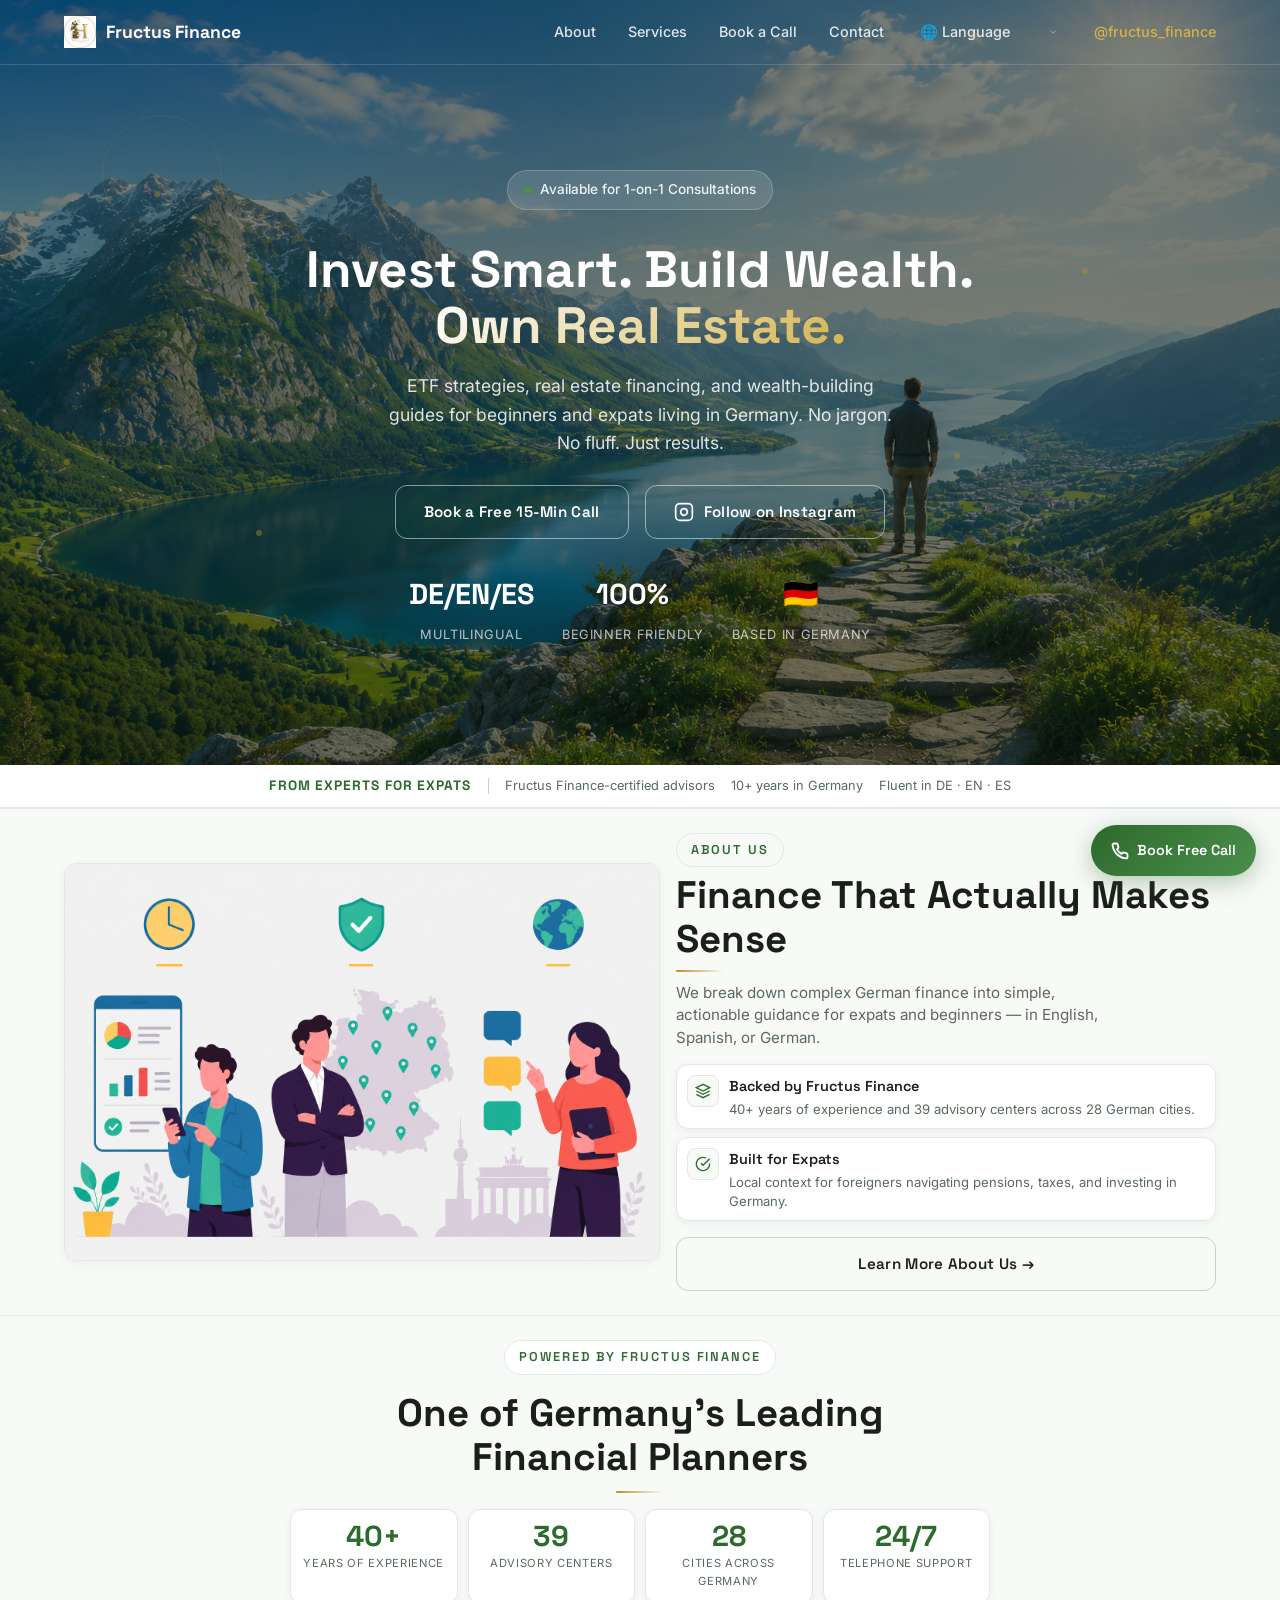
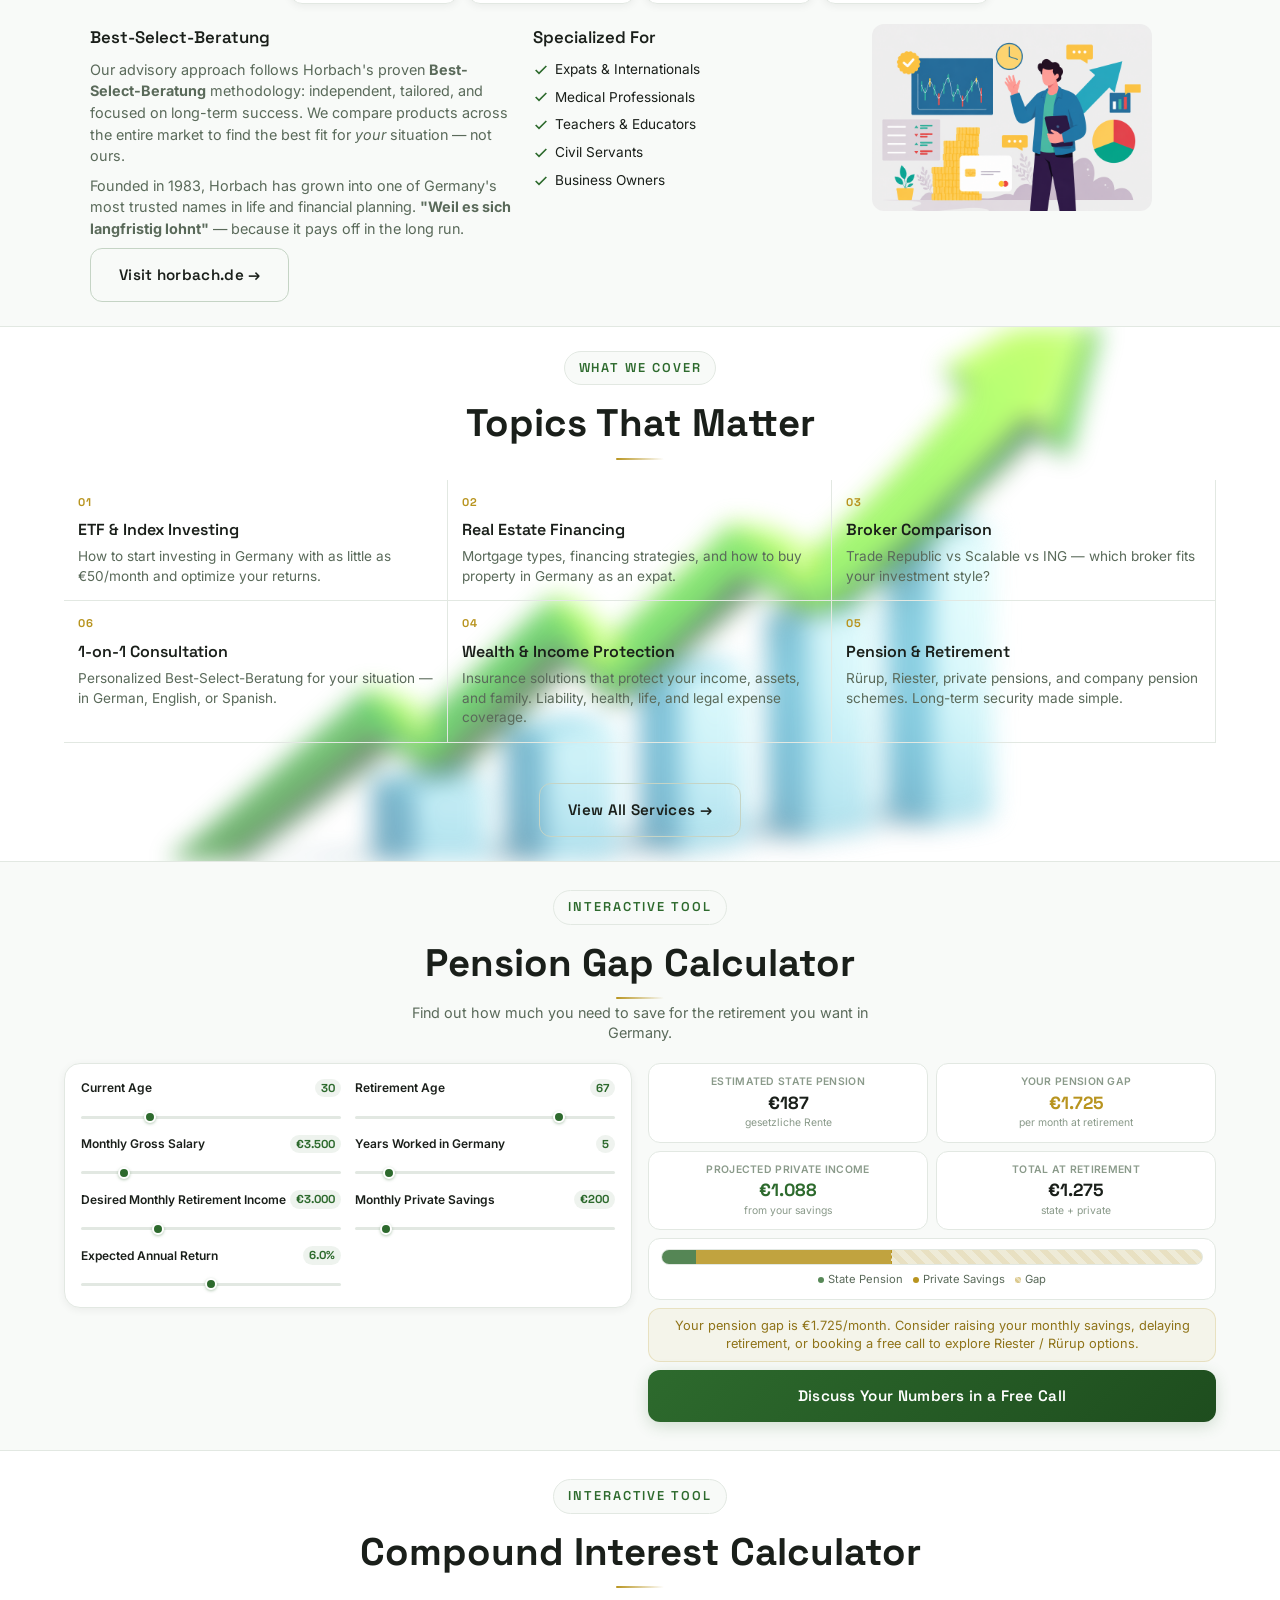
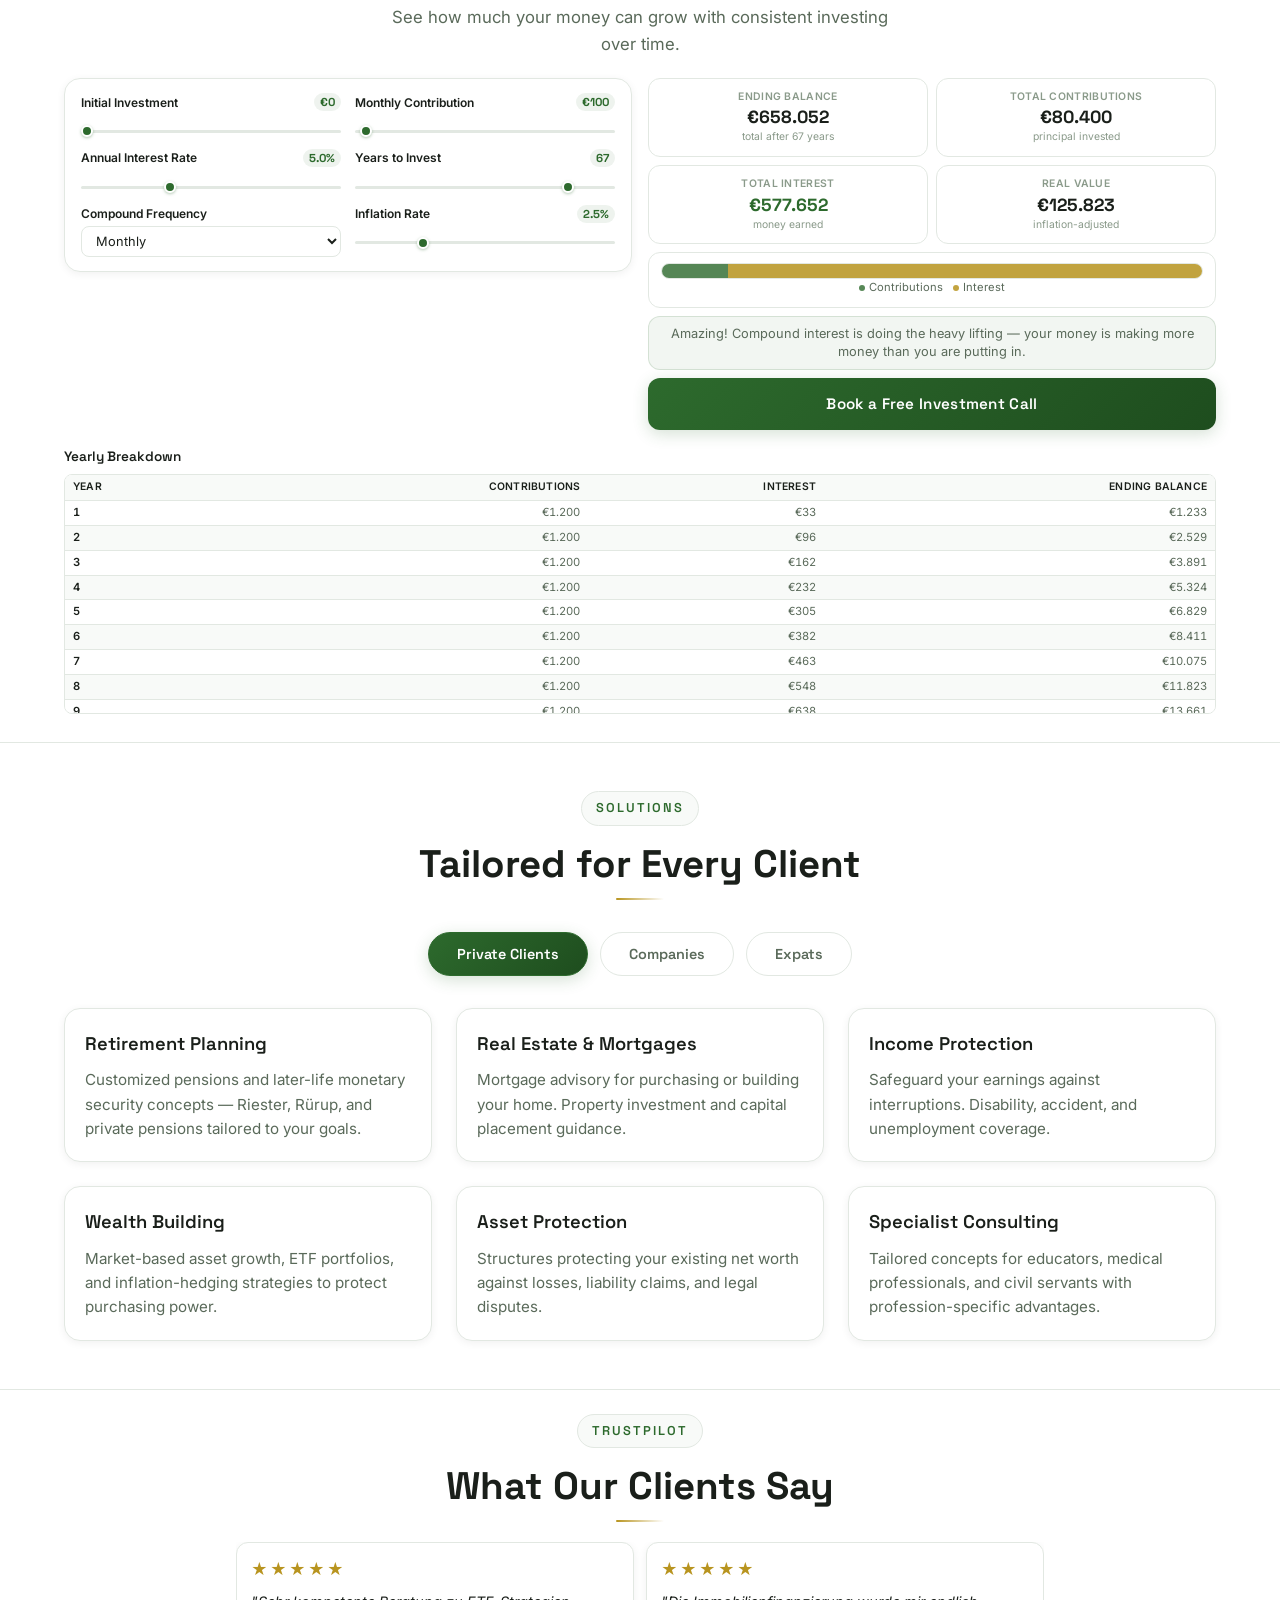
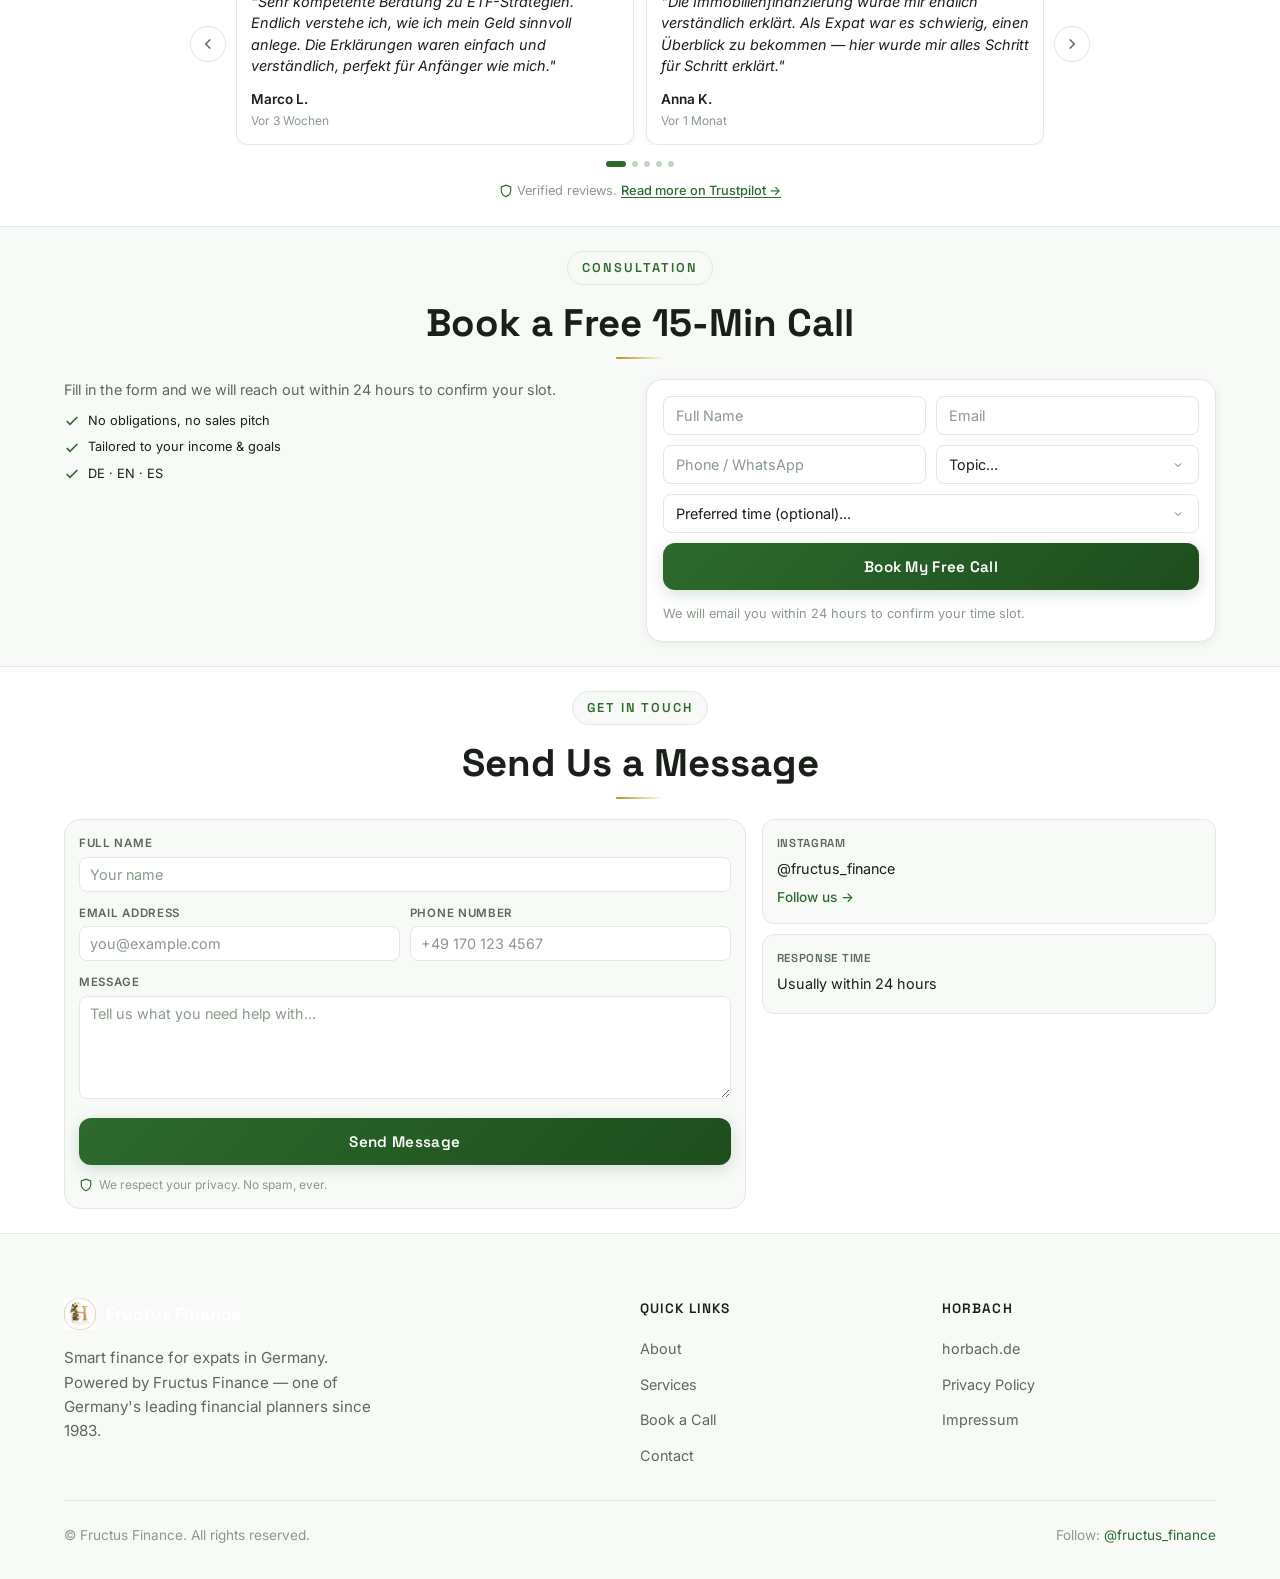
<file: index.html>
<!DOCTYPE html>
<html lang="en">
<head>
    <meta charset="UTF-8">
    <meta name="viewport" content="width=device-width, initial-scale=1.0">
    <title>Fructus Finance — Smart Finance for Expats in Germany</title>
    <meta name="description" content="ETF investing, real estate financing, and wealth building for beginners and expats in Germany. Follow @fructus_finance on Instagram.">
    <meta name="google-site-verification" content="Zt8kyW2O_lMLTM7zL164JAg1hlGTjxsIK2rzgvYcwA0" />
    <link rel="icon" type="image/png" href="logo.png">
    <link rel="preconnect" href="https://fonts.googleapis.com">
    <link rel="preconnect" href="https://fonts.gstatic.com" crossorigin>
    <link href="https://fonts.googleapis.com/css2?family=Inter:wght@300;400;500;600;700;800&family=Space+Grotesk:wght@400;500;600;700&display=swap" rel="stylesheet">
    <link rel="stylesheet" href="styles.css">
</head>
<body>
    <!-- Navigation -->
    <nav class="navbar">
        <div class="container nav-container">
            <a href="#" class="logo">
                <img src="logo.png" alt="Fructus Finance" class="logo-img">
                <span class="logo-text">Fructus Finance</span>
            </a>
            <button class="mobile-menu-btn" aria-label="Toggle menu">
                <span></span>
                <span></span>
                <span></span>
            </button>
            <ul class="nav-links">
                <li><a href="about.html">About</a></li>
                <li><a href="services.html">Services</a></li>
                <li><a href="#book">Book a Call</a></li>
                <li><a href="#contact">Contact</a></li>
                <li class="nav-lang">
                    <div class="lang-card">
                        <select class="lang-select" id="langSelect" onchange="translatePage(this.value)">
                        <option value="" selected>🌐 Language</option>
                        <option value="de">Deutsch</option>
                        <option value="tr">Türkçe</option>
                        <option value="pl">Polski</option>
                        <option value="ru">Русский</option>
                        <option value="it">Italiano</option>
                        <option value="ar">العربية</option>
                        <option value="es">Español</option>
                        <option value="fr">Français</option>
                        <option value="ro">Română</option>
                        <option value="hr">Hrvatski</option>
                        <option value="bg">Български</option>
                        <option value="el">Ελληνικά</option>
                        <option value="pt">Português</option>
                        <option value="uk">Українська</option>
                        <option value="sr">Српски</option>
                        <option value="hu">Magyar</option>
                        <option value="nl">Nederlands</option>
                        <option value="vi">Tiếng Việt</option>
                        <option value="zh-CN">中文</option>
                        <option value="hi">हिन्दी</option>
                        <option value="bn">বাংলা</option>
                        <option value="ur">اردو</option>
                        <option value="fa">فارسی</option>
                        <option value="ps">پښتو</option>
                        <option value="ta">தமிழ்</option>
                        <option value="ku">Kurdî</option>
                        <option value="sq">Shqip</option>
                        <option value="ja">日本語</option>
                        <option value="ko">한국어</option>
                        <option value="id">Bahasa Indonesia</option>
                    </select>
                    </div>
                </li>
                <li><a href="https://www.instagram.com/fructus_finance/" target="_blank" class="nav-ig">@fructus_finance</a></li>
            </ul>
        </div>
    </nav>

    <!-- Hero Section -->
    <section class="hero">
        <div class="hero-bg"></div>
        <div class="hero-deco">
            <div class="deco-ring" style="top:15%;left:8%;"></div>
            <div class="deco-ring" style="bottom:20%;right:5%;width:80px;height:80px;"></div>
            <div class="deco-dot" style="top:25%;left:12%;"></div>
            <div class="deco-dot" style="top:35%;right:15%;"></div>
            <div class="deco-dot" style="bottom:30%;left:20%;"></div>
            <div class="deco-dot" style="bottom:40%;right:25%;"></div>
            <div class="deco-dot" style="top:60%;left:5%;"></div>
        </div>
        <div class="container hero-content">
            <div class="hero-badge">
                <span class="badge-dot"></span>
                Available for 1-on-1 Consultations
            </div>
            <h1 class="hero-title">
                Invest Smart. Build Wealth.<br>
                <span class="gradient-text">Own Real Estate.</span>
            </h1>
            <p class="hero-subtitle">
                ETF strategies, real estate financing, and wealth-building guides for beginners
                and expats living in Germany. No jargon. No fluff. Just results.
            </p>
            <div class="hero-cta">
                <a href="#book" class="btn btn-outline btn-white">Book a Free 15-Min Call</a>
                <a href="https://www.instagram.com/fructus_finance/" target="_blank" class="btn btn-outline btn-white">
                    <svg width="20" height="20" viewBox="0 0 24 24" fill="none" stroke="currentColor" stroke-width="2">
                        <rect x="2" y="2" width="20" height="20" rx="5" ry="5"/>
                        <path d="M16 11.37A4 4 0 1 1 12.63 8 4 4 0 0 1 16 11.37z"/>
                        <line x1="17.5" y1="6.5" x2="17.51" y2="6.5"/>
                    </svg>
                    Follow on Instagram
                </a>
            </div>
            <div class="hero-stats">
                <div class="stat">
                    <span class="stat-number">DE/EN/ES</span>
                    <span class="stat-label">Multilingual</span>
                </div>
                <div class="stat">
                    <span class="stat-number">100%</span>
                    <span class="stat-label">Beginner Friendly</span>
                </div>
                <div class="stat">
                    <span class="stat-number">🇩🇪</span>
                    <span class="stat-label">Based in Germany</span>
                </div>
            </div>
        </div>
    </section>

    <!-- Expert Trust Bar -->
    <section class="expert-bar">
        <div class="container">
            <div class="expert-bar-inner">
                <span class="expert-bar-tag">From experts for expats</span>
                <div class="expert-bar-divider"></div>
                <div class="expert-bar-items">
                    <span>Fructus Finance-certified advisors</span>
                    <span>10+ years in Germany</span>
                    <span>Fluent in DE · EN · ES</span>
                </div>
            </div>
        </div>
    </section>

    <!-- About Section -->
    <section id="about" class="about">
        <div class="container">
            <div class="about-split">
                <div class="about-image-wrap">
                    <img src="about.png" alt="Financial advisory for expats in Germany">
                </div>
                <div class="about-content">
                    <div class="about-header">
                        <span class="section-tag">About Us</span>
                        <h2 class="section-title">Finance That Actually Makes Sense</h2>
                        <div class="deco-line"></div>
                        <p class="about-lead">We break down complex German finance into simple, actionable guidance for expats and beginners — in English, Spanish, or German.</p>
                    </div>
                    <div class="about-points">
                        <div class="about-point">
                            <div class="about-point-icon">
                                <svg viewBox="0 0 24 24" fill="none" stroke="currentColor" stroke-width="2">
                                    <path d="M12 2L2 7l10 5 10-5-10-5z"/>
                                    <path d="M2 17l10 5 10-5"/>
                                    <path d="M2 12l10 5 10-5"/>
                                </svg>
                            </div>
                            <div class="about-point-body">
                                <h4>Backed by Fructus Finance</h4>
                                <p>40+ years of experience and 39 advisory centers across 28 German cities.</p>
                            </div>
                        </div>
                        <div class="about-point">
                            <div class="about-point-icon">
                                <svg viewBox="0 0 24 24" fill="none" stroke="currentColor" stroke-width="2">
                                    <path d="M22 11.08V12a10 10 0 1 1-5.93-9.14"/>
                                    <polyline points="22 4 12 14.01 9 11.01"/>
                                </svg>
                            </div>
                            <div class="about-point-body">
                                <h4>Built for Expats</h4>
                                <p>Local context for foreigners navigating pensions, taxes, and investing in Germany.</p>
                            </div>
                        </div>
                    </div>
                    <a href="about.html" class="btn btn-outline" style="margin-top:2px;">Learn More About Us →</a>
                </div>
            </div>
        </div>
    </section>

    <!-- Credibility Section -->
    <section class="credibility">
        <div class="container">
            <div class="cred-header">
                <span class="section-tag">Powered by Fructus Finance</span>
                <h2 class="section-title">One of Germany's Leading Financial Planners</h2>
                <div class="deco-line"></div>
            </div>
            <div class="cred-stats">
                <div class="cred-stat">
                    <span class="cred-number">40+</span>
                    <span class="cred-label">Years of Experience</span>
                </div>
                <div class="cred-stat">
                    <span class="cred-number">39</span>
                    <span class="cred-label">Advisory Centers</span>
                </div>
                <div class="cred-stat">
                    <span class="cred-number">28</span>
                    <span class="cred-label">Cities Across Germany</span>
                </div>
                <div class="cred-stat">
                    <span class="cred-number">24/7</span>
                    <span class="cred-label">Telephone Support</span>
                </div>
            </div>
            <div class="cred-body">
                <div class="cred-left">
                    <h3>Best-Select-Beratung</h3>
                    <p>Our advisory approach follows Horbach's proven <strong>Best-Select-Beratung</strong> methodology: independent, tailored, and focused on long-term success. We compare products across the entire market to find the best fit for <em>your</em> situation — not ours.</p>
                    <p>Founded in 1983, Horbach has grown into one of Germany's most trusted names in life and financial planning. <strong>"Weil es sich langfristig lohnt"</strong> — because it pays off in the long run.</p>
                    <a href="https://www.horbach.de" target="_blank" class="btn btn-outline">Visit horbach.de →</a>
                </div>
                <div class="cred-right">
                    <h3>Specialized For</h3>
                    <ul class="cred-list">
                        <li>
                            <svg viewBox="0 0 24 24" fill="none" stroke="currentColor" stroke-width="2.5"><polyline points="20 6 9 17 4 12"/></svg>
                            Expats &amp; Internationals
                        </li>
                        <li>
                            <svg viewBox="0 0 24 24" fill="none" stroke="currentColor" stroke-width="2.5"><polyline points="20 6 9 17 4 12"/></svg>
                            Medical Professionals
                        </li>
                        <li>
                            <svg viewBox="0 0 24 24" fill="none" stroke="currentColor" stroke-width="2.5"><polyline points="20 6 9 17 4 12"/></svg>
                            Teachers &amp; Educators
                        </li>
                        <li>
                            <svg viewBox="0 0 24 24" fill="none" stroke="currentColor" stroke-width="2.5"><polyline points="20 6 9 17 4 12"/></svg>
                            Civil Servants
                        </li>
                        <li>
                            <svg viewBox="0 0 24 24" fill="none" stroke="currentColor" stroke-width="2.5"><polyline points="20 6 9 17 4 12"/></svg>
                            Business Owners
                        </li>
                    </ul>
                </div>
                <div class="cred-visual">
                    <img src="advisor.png" alt="Financial planning illustration">
                </div>
            </div>
        </div>
    </section>

    <!-- Services Section -->
    <section id="services" class="services">
        <div class="container">
            <div class="section-header">
                <span class="section-tag">What We Cover</span>
                <h2 class="section-title">Topics That Matter</h2>
                <div class="deco-line"></div>
            </div>
            <div class="services-grid">
                <div class="service-item" style="grid-column:1; grid-row:1;">
                    <span class="service-num">01</span>
                    <h4>ETF &amp; Index Investing</h4>
                    <p>How to start investing in Germany with as little as €50/month and optimize your returns.</p>
                </div>
                <div class="service-item" style="grid-column:2; grid-row:1;">
                    <span class="service-num">02</span>
                    <h4>Real Estate Financing</h4>
                    <p>Mortgage types, financing strategies, and how to buy property in Germany as an expat.</p>
                </div>
                <div class="service-item" style="grid-column:3; grid-row:1;">
                    <span class="service-num">03</span>
                    <h4>Broker Comparison</h4>
                    <p>Trade Republic vs Scalable vs ING — which broker fits your investment style?</p>
                </div>
                <div class="service-item" style="grid-column:2; grid-row:2;">
                    <span class="service-num">04</span>
                    <h4>Wealth &amp; Income Protection</h4>
                    <p>Insurance solutions that protect your income, assets, and family. Liability, health, life, and legal expense coverage.</p>
                </div>
                <div class="service-item" style="grid-column:3; grid-row:2;">
                    <span class="service-num">05</span>
                    <h4>Pension &amp; Retirement</h4>
                    <p>Rürup, Riester, private pensions, and company pension schemes. Long-term security made simple.</p>
                </div>
                <div class="service-item" style="grid-column:1; grid-row:2;">
                    <span class="service-num">06</span>
                    <h4>1-on-1 Consultation</h4>
                    <p>Personalized Best-Select-Beratung for your situation — in German, English, or Spanish.</p>
                </div>
            </div>
            <div style="text-align:center; margin-top: 40px;">
                <a href="services.html" class="btn btn-outline">View All Services →</a>
            </div>
        </div>
    </section>

    <!-- Retirement Calculator Section -->
    <section id="calculator" class="calculator">
        <div class="container">
            <div class="section-header">
                <span class="section-tag">Interactive Tool</span>
                <h2 class="section-title">Pension Gap Calculator</h2>
                <div class="deco-line"></div>
                <p class="section-subtitle">Find out how much you need to save for the retirement you want in Germany.</p>
            </div>
            <div class="calc-grid">
                <div class="calc-inputs">
                    <div class="calc-group">
                        <label for="calcAge">Current Age <span class="calc-val" id="valAge">30</span></label>
                        <input type="range" id="calcAge" min="18" max="65" value="30" class="calc-slider">
                    </div>
                    <div class="calc-group">
                        <label for="calcRetire">Retirement Age <span class="calc-val" id="valRetire">67</span></label>
                        <input type="range" id="calcRetire" min="55" max="70" value="67" class="calc-slider">
                    </div>
                    <div class="calc-group">
                        <label for="calcSalary">Monthly Gross Salary <span class="calc-val" id="valSalary">€3,500</span></label>
                        <input type="range" id="calcSalary" min="1500" max="15000" step="100" value="3500" class="calc-slider">
                    </div>
                    <div class="calc-group">
                        <label for="calcYears">Years Worked in Germany <span class="calc-val" id="valYears">5</span></label>
                        <input type="range" id="calcYears" min="0" max="45" value="5" class="calc-slider">
                    </div>
                    <div class="calc-group">
                        <label for="calcDesired">Desired Monthly Retirement Income <span class="calc-val" id="valDesired">€3,000</span></label>
                        <input type="range" id="calcDesired" min="1000" max="8000" step="100" value="3000" class="calc-slider">
                    </div>
                    <div class="calc-group">
                        <label for="calcSaving">Monthly Private Savings <span class="calc-val" id="valSaving">€200</span></label>
                        <input type="range" id="calcSaving" min="0" max="2000" step="50" value="200" class="calc-slider">
                    </div>
                    <div class="calc-group">
                        <label for="calcReturn">Expected Annual Return <span class="calc-val" id="valReturn">6%</span></label>
                        <input type="range" id="calcReturn" min="2" max="10" step="0.5" value="6" class="calc-slider">
                    </div>
                </div>
                <div class="calc-results">
                    <div class="calc-result-cards">
                        <div class="calc-card">
                            <span class="calc-card-label">Estimated State Pension</span>
                            <span class="calc-card-value" id="resState">€0</span>
                            <span class="calc-card-note">gesetzliche Rente</span>
                        </div>
                        <div class="calc-card">
                            <span class="calc-card-label">Your Pension Gap</span>
                            <span class="calc-card-value calc-gap" id="resGap">€0</span>
                            <span class="calc-card-note">per month at retirement</span>
                        </div>
                        <div class="calc-card">
                            <span class="calc-card-label">Projected Private Income</span>
                            <span class="calc-card-value calc-good" id="resPrivate">€0</span>
                            <span class="calc-card-note">from your savings</span>
                        </div>
                        <div class="calc-card">
                            <span class="calc-card-label">Total at Retirement</span>
                            <span class="calc-card-value" id="resTotal">€0</span>
                            <span class="calc-card-note">state + private</span>
                        </div>
                    </div>
                    <div class="calc-chart-wrap">
                        <div class="calc-chart-bar">
                            <div class="calc-bar-track">
                                <div class="calc-bar-segment calc-bar-state" id="barState"></div>
                                <div class="calc-bar-segment calc-bar-private" id="barPrivate"></div>
                                <div class="calc-bar-segment calc-bar-gap" id="barGap"></div>
                            </div>
                            <div class="calc-bar-labels">
                                <span><span class="calc-dot calc-dot-state"></span> State Pension</span>
                                <span><span class="calc-dot calc-dot-private"></span> Private Savings</span>
                                <span><span class="calc-dot calc-dot-gap"></span> Gap</span>
                            </div>
                        </div>
                    </div>
                    <div class="calc-insight" id="calcInsight">
                        You are on track for a comfortable retirement.
                    </div>
                    <a href="#book" class="btn btn-primary btn-full">Discuss Your Numbers in a Free Call</a>
                </div>
            </div>
        </div>
    </section>

    <!-- Compound Interest Calculator Section -->
    <section id="interest-calculator" class="interest-calculator">
        <div class="container">
            <div class="section-header">
                <span class="section-tag">Interactive Tool</span>
                <h2 class="section-title">Compound Interest Calculator</h2>
                <div class="deco-line"></div>
                <p class="section-subtitle">See how much your money can grow with consistent investing over time.</p>
            </div>
            <div class="calc-grid">
                <div class="calc-inputs">
                    <div class="calc-group">
                        <label for="intInitial">Initial Investment <span class="calc-val" id="valInitial">€0</span></label>
                        <input type="range" id="intInitial" min="0" max="100000" step="1000" value="0" class="calc-slider">
                    </div>
                    <div class="calc-group">
                        <label for="intMonthly">Monthly Contribution <span class="calc-val" id="valMonthly">€100</span></label>
                        <input type="range" id="intMonthly" min="0" max="5000" step="50" value="100" class="calc-slider">
                    </div>
                    <div class="calc-group">
                        <label for="intRate">Annual Interest Rate <span class="calc-val" id="valRate">5%</span></label>
                        <input type="range" id="intRate" min="0" max="15" step="0.5" value="5" class="calc-slider">
                    </div>
                    <div class="calc-group">
                        <label for="intYears">Years to Invest <span class="calc-val" id="intValYears">67</span></label>
                        <input type="range" id="intYears" min="1" max="80" step="1" value="67" class="calc-slider">
                    </div>
                    <div class="calc-group">
                        <label for="intCompound">Compound Frequency</label>
                        <select id="intCompound" class="calc-select">
                            <option value="12" selected>Monthly</option>
                            <option value="1">Annually</option>
                            <option value="4">Quarterly</option>
                            <option value="52">Weekly</option>
                            <option value="365">Daily</option>
                        </select>
                    </div>
                    <div class="calc-group">
                        <label for="intInflation">Inflation Rate <span class="calc-val" id="valInflation">2.5%</span></label>
                        <input type="range" id="intInflation" min="0" max="10" step="0.5" value="2.5" class="calc-slider">
                    </div>
                </div>
                <div class="calc-results">
                    <div class="calc-result-cards">
                        <div class="calc-card">
                            <span class="calc-card-label">Ending Balance</span>
                            <span class="calc-card-value" id="resBalance">€0</span>
                            <span class="calc-card-note">total after <span id="resYears">67</span> years</span>
                        </div>
                        <div class="calc-card">
                            <span class="calc-card-label">Total Contributions</span>
                            <span class="calc-card-value" id="resContributions">€0</span>
                            <span class="calc-card-note">principal invested</span>
                        </div>
                        <div class="calc-card">
                            <span class="calc-card-label">Total Interest</span>
                            <span class="calc-card-value calc-good" id="resInterest">€0</span>
                            <span class="calc-card-note">money earned</span>
                        </div>
                        <div class="calc-card">
                            <span class="calc-card-label">Real Value</span>
                            <span class="calc-card-value" id="resReal">€0</span>
                            <span class="calc-card-note">inflation-adjusted</span>
                        </div>
                    </div>
                    <div class="calc-chart-wrap">
                        <div class="interest-bar-track">
                            <div class="interest-bar-segment interest-bar-contrib" id="barContrib"></div>
                            <div class="interest-bar-segment interest-bar-interest" id="barInterest"></div>
                        </div>
                        <div class="calc-bar-labels">
                            <span><span class="calc-dot interest-dot-contrib"></span> Contributions</span>
                            <span><span class="calc-dot interest-dot-interest"></span> Interest</span>
                        </div>
                    </div>
                    <div class="calc-insight" id="intInsight">
                        Start early. Even €100/month can grow into hundreds of thousands over decades.
                    </div>
                    <a href="#book" class="btn btn-primary btn-full">Book a Free Investment Call</a>
                </div>
            </div>
            <div class="interest-table-wrap">
                <h3 class="interest-table-title">Yearly Breakdown</h3>
                <div class="interest-table-scroll">
                    <table class="interest-table" id="intTable">
                        <thead>
                            <tr>
                                <th>Year</th>
                                <th>Contributions</th>
                                <th>Interest</th>
                                <th>Ending Balance</th>
                            </tr>
                        </thead>
                        <tbody id="intTableBody"></tbody>
                    </table>
                </div>
            </div>
        </div>
    </section>

    <!-- Client Solutions Section -->
    <section id="clients" class="clients">
        <div class="container">
            <div class="section-header">
                <span class="section-tag">Solutions</span>
                <h2 class="section-title">Tailored for Every Client</h2>
                <div class="deco-line"></div>
            </div>
            <div class="clients-tabs">
                <button class="clients-tab active" data-tab="private">Private Clients</button>
                <button class="clients-tab" data-tab="companies">Companies</button>
                <button class="clients-tab" data-tab="expats">Expats</button>
            </div>
            <div class="clients-panels">
                <div class="clients-panel active" data-panel="private">
                    <div class="clients-panel-grid">
                        <div class="clients-panel-card">
                            <h4>Retirement Planning</h4>
                            <p>Customized pensions and later-life monetary security concepts — Riester, Rürup, and private pensions tailored to your goals.</p>
                        </div>
                        <div class="clients-panel-card">
                            <h4>Real Estate &amp; Mortgages</h4>
                            <p>Mortgage advisory for purchasing or building your home. Property investment and capital placement guidance.</p>
                        </div>
                        <div class="clients-panel-card">
                            <h4>Income Protection</h4>
                            <p>Safeguard your earnings against interruptions. Disability, accident, and unemployment coverage.</p>
                        </div>
                        <div class="clients-panel-card">
                            <h4>Wealth Building</h4>
                            <p>Market-based asset growth, ETF portfolios, and inflation-hedging strategies to protect purchasing power.</p>
                        </div>
                        <div class="clients-panel-card">
                            <h4>Asset Protection</h4>
                            <p>Structures protecting your existing net worth against losses, liability claims, and legal disputes.</p>
                        </div>
                        <div class="clients-panel-card">
                            <h4>Specialist Consulting</h4>
                            <p>Tailored concepts for educators, medical professionals, and civil servants with profession-specific advantages.</p>
                        </div>
                    </div>
                </div>
                <div class="clients-panel" data-panel="companies">
                    <div class="clients-panel-grid">
                        <div class="clients-panel-card">
                            <h4>Occupational Pensions</h4>
                            <p>Betriebliches Versorgungsmanagement — design and manage pension schemes for your entire workforce.</p>
                        </div>
                        <div class="clients-panel-card">
                            <h4>Corporate Financing</h4>
                            <p>Capital acquisition, business funding, and liquidity solutions tailored to your company's growth stage.</p>
                        </div>
                        <div class="clients-panel-card">
                            <h4>Healthcare Sector Advisory</h4>
                            <p>Dedicated consultancy for companies in medical services — from practices to clinics and care facilities.</p>
                        </div>
                        <div class="clients-panel-card">
                            <h4>Employee Benefits</h4>
                            <p>Comprehensive benefit packages to attract and retain talent: insurance, savings, and pension perks.</p>
                        </div>
                        <div class="clients-panel-card">
                            <h4>Business Insurance</h4>
                            <p>Protect your operations: liability, property, D&amp;O, and legal-expense coverage for enterprises.</p>
                        </div>
                        <div class="clients-panel-card">
                            <h4>Succession Planning</h4>
                            <p>Secure the future of your business with structured handover and continuity strategies.</p>
                        </div>
                    </div>
                </div>
                <div class="clients-panel" data-panel="expats">
                    <div class="clients-panel-grid">
                        <div class="clients-panel-card">
                            <h4>English Financial Consulting</h4>
                            <p>Holistic monetary guidance for foreign residents in Germany — no German required.</p>
                        </div>
                        <div class="clients-panel-card">
                            <h4>Health Insurance</h4>
                            <p>Public and private health plans that satisfy visa requirements and match your needs.</p>
                        </div>
                        <div class="clients-panel-card">
                            <h4>Personal Liability</h4>
                            <p>Protection against third-party bodily injury or property claims — essential in Germany.</p>
                        </div>
                        <div class="clients-panel-card">
                            <h4>Life &amp; Household Cover</h4>
                            <p>Long-term survivor benefits and home-contents protection for you and your family.</p>
                        </div>
                        <div class="clients-panel-card">
                            <h4>Legal Expense Insurance</h4>
                            <p>Reimbursement of court costs for private disputes — work, rental, traffic, and more.</p>
                        </div>
                        <div class="clients-panel-card">
                            <h4>Investment &amp; Pensions</h4>
                            <p>Start investing and plan retirement in Germany with expat-friendly, English-speaking advisors.</p>
                        </div>
                    </div>
                </div>
            </div>
        </div>
    </section>

    <!-- Reviews Section -->
    <section id="reviews" class="reviews">
        <div class="container">
            <div class="section-header">
                <span class="section-tag">Trustpilot</span>
                <h2 class="section-title">What Our Clients Say</h2>
                <div class="deco-line"></div>
            </div>
            <div class="reviews-carousel-wrapper">
                <button class="reviews-nav reviews-prev" aria-label="Previous review"><svg viewBox="0 0 24 24" fill="none" stroke="currentColor" stroke-width="2"><polyline points="15 18 9 12 15 6"/></svg></button>
                <div class="reviews-carousel" id="reviewsCarousel">
                    <div class="reviews-track" id="reviewsTrack">
                        <div class="review-card">
                            <div class="review-stars"><span>★★★★★</span></div>
                            <p class="review-text">"Sehr kompetente Beratung zu ETF-Strategien. Endlich verstehe ich, wie ich mein Geld sinnvoll anlege. Die Erklärungen waren einfach und verständlich, perfekt für Anfänger wie mich."</p>
                            <div class="review-author">
                                <span class="review-name">Marco L.</span>
                                <span class="review-date">Vor 3 Wochen</span>
                            </div>
                        </div>
                        <div class="review-card">
                            <div class="review-stars"><span>★★★★★</span></div>
                            <p class="review-text">"Die Immobilienfinanzierung wurde mir endlich verständlich erklärt. Als Expat war es schwierig, einen Überblick zu bekommen — hier wurde mir alles Schritt für Schritt erklärt."</p>
                            <div class="review-author">
                                <span class="review-name">Anna K.</span>
                                <span class="review-date">Vor 1 Monat</span>
                            </div>
                        </div>
                        <div class="review-card">
                            <div class="review-stars"><span>★★★★★</span></div>
                            <p class="review-text">"Endlich jemand, der Finanzthemen auf Spanisch erklären kann! Die Beratung war top und ich fühle mich jetzt sicherer bei meinen Entscheidungen in Deutschland."</p>
                            <div class="review-author">
                                <span class="review-name">Carlos M.</span>
                                <span class="review-date">Vor 2 Monaten</span>
                            </div>
                        </div>
                        <div class="review-card">
                            <div class="review-stars"><span>★★★★★</span></div>
                            <p class="review-text">"Ich habe endlich meinen Broker gewechselt und spare jetzt jährlich über €300 an Gebühren. Die Broker-Vergleichsberatung hat sich absolut gelohnt."</p>
                            <div class="review-author">
                                <span class="review-name">Felix B.</span>
                                <span class="review-date">Vor 2 Wochen</span>
                            </div>
                        </div>
                        <div class="review-card">
                            <div class="review-stars"><span>★★★★★</span></div>
                            <p class="review-text">"Die 15-minütige Beratung war kostenlos und hat mir mehr gebracht als Stunden im Internet lesen. Sehr professionell und individuell auf meine Situation abgestimmt."</p>
                            <div class="review-author">
                                <span class="review-name">Sophie R.</span>
                                <span class="review-date">Vor 5 Tagen</span>
                            </div>
                        </div>
                        <div class="review-card">
                            <div class="review-stars"><span>★★★★★</span></div>
                            <p class="review-text">"Als Expat in München hatte ich keine Ahnung von der deutschen Altersvorsorge. Die Riester/Rürup-Erklärung war gold wert. Jetzt habe ich einen klaren Plan."</p>
                            <div class="review-author">
                                <span class="review-name">David H.</span>
                                <span class="review-date">Vor 3 Monaten</span>
                            </div>
                        </div>
                    </div>
                </div>
                <button class="reviews-nav reviews-next" aria-label="Next review"><svg viewBox="0 0 24 24" fill="none" stroke="currentColor" stroke-width="2"><polyline points="9 18 15 12 9 6"/></svg></button>
            </div>
            <div class="reviews-dots" id="reviewsDots"></div>
            <p class="reviews-source">
                <svg viewBox="0 0 24 24" fill="none" stroke="currentColor" stroke-width="2">
                    <path d="M12 22s8-4 8-10V5l-8-3-8 3v7c0 6 8 10 8 10z"/>
                </svg>
                Verified reviews. <a href="https://de.trustpilot.com/review/horbach.de" target="_blank">Read more on Trustpilot →</a>
            </p>
        </div>
    </section>

    <!-- Booking Section -->
    <section id="book" class="booking">
        <div class="container">
            <div class="section-header">
                <span class="section-tag">Consultation</span>
                <h2 class="section-title">Book a Free 15-Min Call</h2>
                <div class="deco-line"></div>
            </div>
            <div class="booking-grid compact">
                <div class="booking-info">
                    <p class="booking-desc">Fill in the form and we will reach out within 24 hours to confirm your slot.</p>
                    <ul class="booking-benefits">
                        <li><svg viewBox="0 0 24 24" fill="none" stroke="currentColor" stroke-width="2.5"><polyline points="20 6 9 17 4 12"/></svg>No obligations, no sales pitch</li>
                        <li><svg viewBox="0 0 24 24" fill="none" stroke="currentColor" stroke-width="2.5"><polyline points="20 6 9 17 4 12"/></svg>Tailored to your income &amp; goals</li>
                        <li><svg viewBox="0 0 24 24" fill="none" stroke="currentColor" stroke-width="2.5"><polyline points="20 6 9 17 4 12"/></svg>DE · EN · ES</li>
                    </ul>
                </div>
                <div class="booking-widget compact">
                    <form class="booking-form compact" id="bookingForm" action="https://formspree.io/f/xredloyy" method="POST">
                        <div class="form-row">
                            <div class="form-group"><input type="text" id="bookName" name="name" placeholder="Full Name" required></div>
                            <div class="form-group"><input type="email" id="bookEmail" name="email" placeholder="Email" required></div>
                        </div>
                        <div class="form-row">
                            <div class="form-group"><input type="tel" id="bookPhone" name="phone" placeholder="Phone / WhatsApp" required></div>
                            <div class="form-group">
                                <select id="bookTopic" name="topic" required>
                                    <option value="" disabled selected>Topic...</option>
                                    <option value="investing">ETF &amp; Investing</option>
                                    <option value="realestate">Real Estate</option>
                                    <option value="pension">Pension</option>
                                    <option value="insurance">Insurance</option>
                                    <option value="general">General</option>
                                </select>
                            </div>
                        </div>
                        <div class="form-group">
                            <select id="bookTime" name="preferred_time">
                                <option value="" disabled selected>Preferred time (optional)...</option>
                                <option value="morning">Morning (9:00 – 12:00)</option>
                                <option value="afternoon">Afternoon (12:00 – 17:00)</option>
                                <option value="evening">Evening (17:00 – 20:00)</option>
                            </select>
                        </div>
                        <button type="submit" class="btn btn-primary btn-full">Book My Free Call</button>
                        <p class="form-note">We will email you within 24 hours to confirm your time slot.</p>
                    </form>
                </div>
            </div>
        </div>
    </section>

    <!-- Contact Section -->
    <section id="contact" class="contact">
        <div class="container">
            <div class="section-header">
                <span class="section-tag">Get in Touch</span>
                <h2 class="section-title">Send Us a Message</h2>
                <div class="deco-line"></div>
            </div>
            <div class="contact-grid">
                <form class="contact-form" id="contactForm" action="https://formspree.io/f/xredloyy" method="POST">
                    <div class="form-group">
                        <label for="name">Full Name</label>
                        <input type="text" id="name" name="name" placeholder="Your name" required>
                    </div>
                    <div class="form-row">
                        <div class="form-group">
                            <label for="email">Email Address</label>
                            <input type="email" id="email" name="email" placeholder="you@example.com" required>
                        </div>
                        <div class="form-group">
                            <label for="phone">Phone Number</label>
                            <input type="tel" id="phone" name="phone" placeholder="+49 170 123 4567">
                        </div>
                    </div>
                    <div class="form-group">
                        <label for="message">Message</label>
                        <textarea id="message" name="message" rows="5" placeholder="Tell us what you need help with..." required></textarea>
                    </div>
                    <button type="submit" class="btn btn-primary btn-full">
                        <span class="btn-text">Send Message</span>
                        <span class="btn-loader" hidden>Sending...</span>
                    </button>
                    <p class="form-note">
                        <svg width="16" height="16" viewBox="0 0 24 24" fill="none" stroke="currentColor" stroke-width="2">
                            <path d="M12 22s8-4 8-10V5l-8-3-8 3v7c0 6 8 10 8 10z"/>
                        </svg>
                        We respect your privacy. No spam, ever.
                    </p>
                </form>
                <div class="contact-info">
                    <div class="info-card">
                        <h4>Instagram</h4>
                        <p>@fructus_finance</p>
                        <a href="https://www.instagram.com/fructus_finance/" target="_blank">Follow us →</a>
                    </div>
                    <div class="info-card">
                        <h4>Response Time</h4>
                        <p>Usually within 24 hours</p>
                    </div>
                </div>
            </div>
        </div>
    </section>

    <!-- Footer -->
    <footer class="footer">
        <div class="container">
            <div class="footer-grid">
                <div class="footer-brand">
                    <a href="#" class="logo">
                        <img src="logo.png" alt="Fructus Finance" class="logo-img">
                        <span class="logo-text">Fructus Finance</span>
                    </a>
                    <p>Smart finance for expats in Germany. Powered by Fructus Finance — one of Germany's leading financial planners since 1983.</p>
                </div>
                <div class="footer-links">
                    <h4>Quick Links</h4>
                    <ul>
                        <li><a href="#about">About</a></li>
                        <li><a href="#services">Services</a></li>
                        <li><a href="#book">Book a Call</a></li>
                        <li><a href="#contact">Contact</a></li>
                    </ul>
                </div>
                <div class="footer-links">
                    <h4>Horbach</h4>
                    <ul>
                        <li><a href="https://www.horbach.de" target="_blank">horbach.de</a></li>
                        <li><a href="#">Privacy Policy</a></li>
                        <li><a href="#">Impressum</a></li>
                    </ul>
                </div>
            </div>
            <div class="footer-bottom">
                <p>© Fructus Finance. All rights reserved.</p>
                <p class="footer-ig">Follow: <a href="https://www.instagram.com/fructus_finance/" target="_blank">@fructus_finance</a></p>
            </div>
        </div>
    </footer>

    <!-- Sticky Book Button -->
    <a href="#book" class="sticky-book-btn">
        <svg width="18" height="18" viewBox="0 0 24 24" fill="none" stroke="currentColor" stroke-width="2.5">
            <path d="M22 16.92v3a2 2 0 0 1-2.18 2 19.79 19.79 0 0 1-8.63-3.07 19.5 19.5 0 0 1-6-6 19.79 19.79 0 0 1-3.07-8.67A2 2 0 0 1 4.11 2h3a2 2 0 0 1 2 1.72c.127.96.361 1.903.7 2.81a2 2 0 0 1-.45 2.11L8.09 9.91a16 16 0 0 0 6 6l1.27-1.27a2 2 0 0 1 2.11-.45c.907.339 1.85.573 2.81.7A2 2 0 0 1 22 16.92z"/>
        </svg>
        <span class="sticky-text">Book Free Call</span>
    </a>

    <script src="script.js"></script>
</body>
</html>
</file>
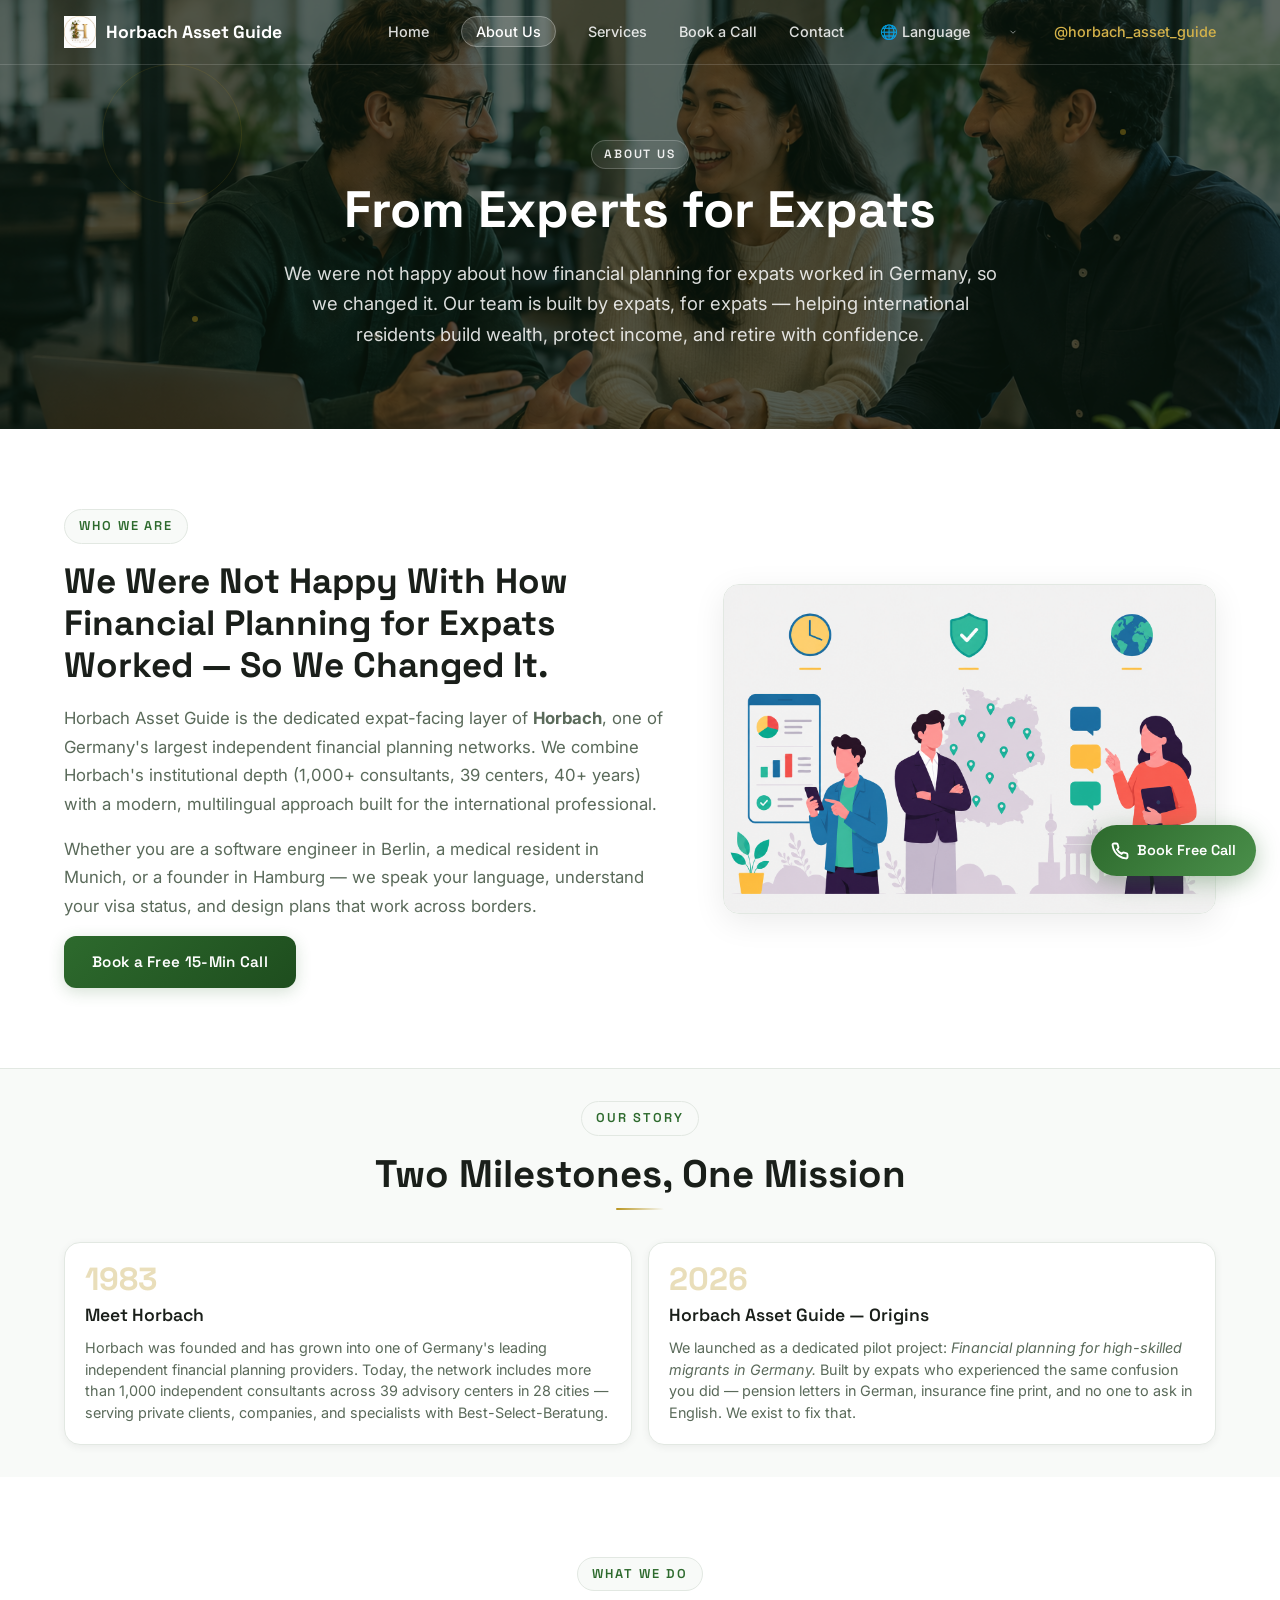
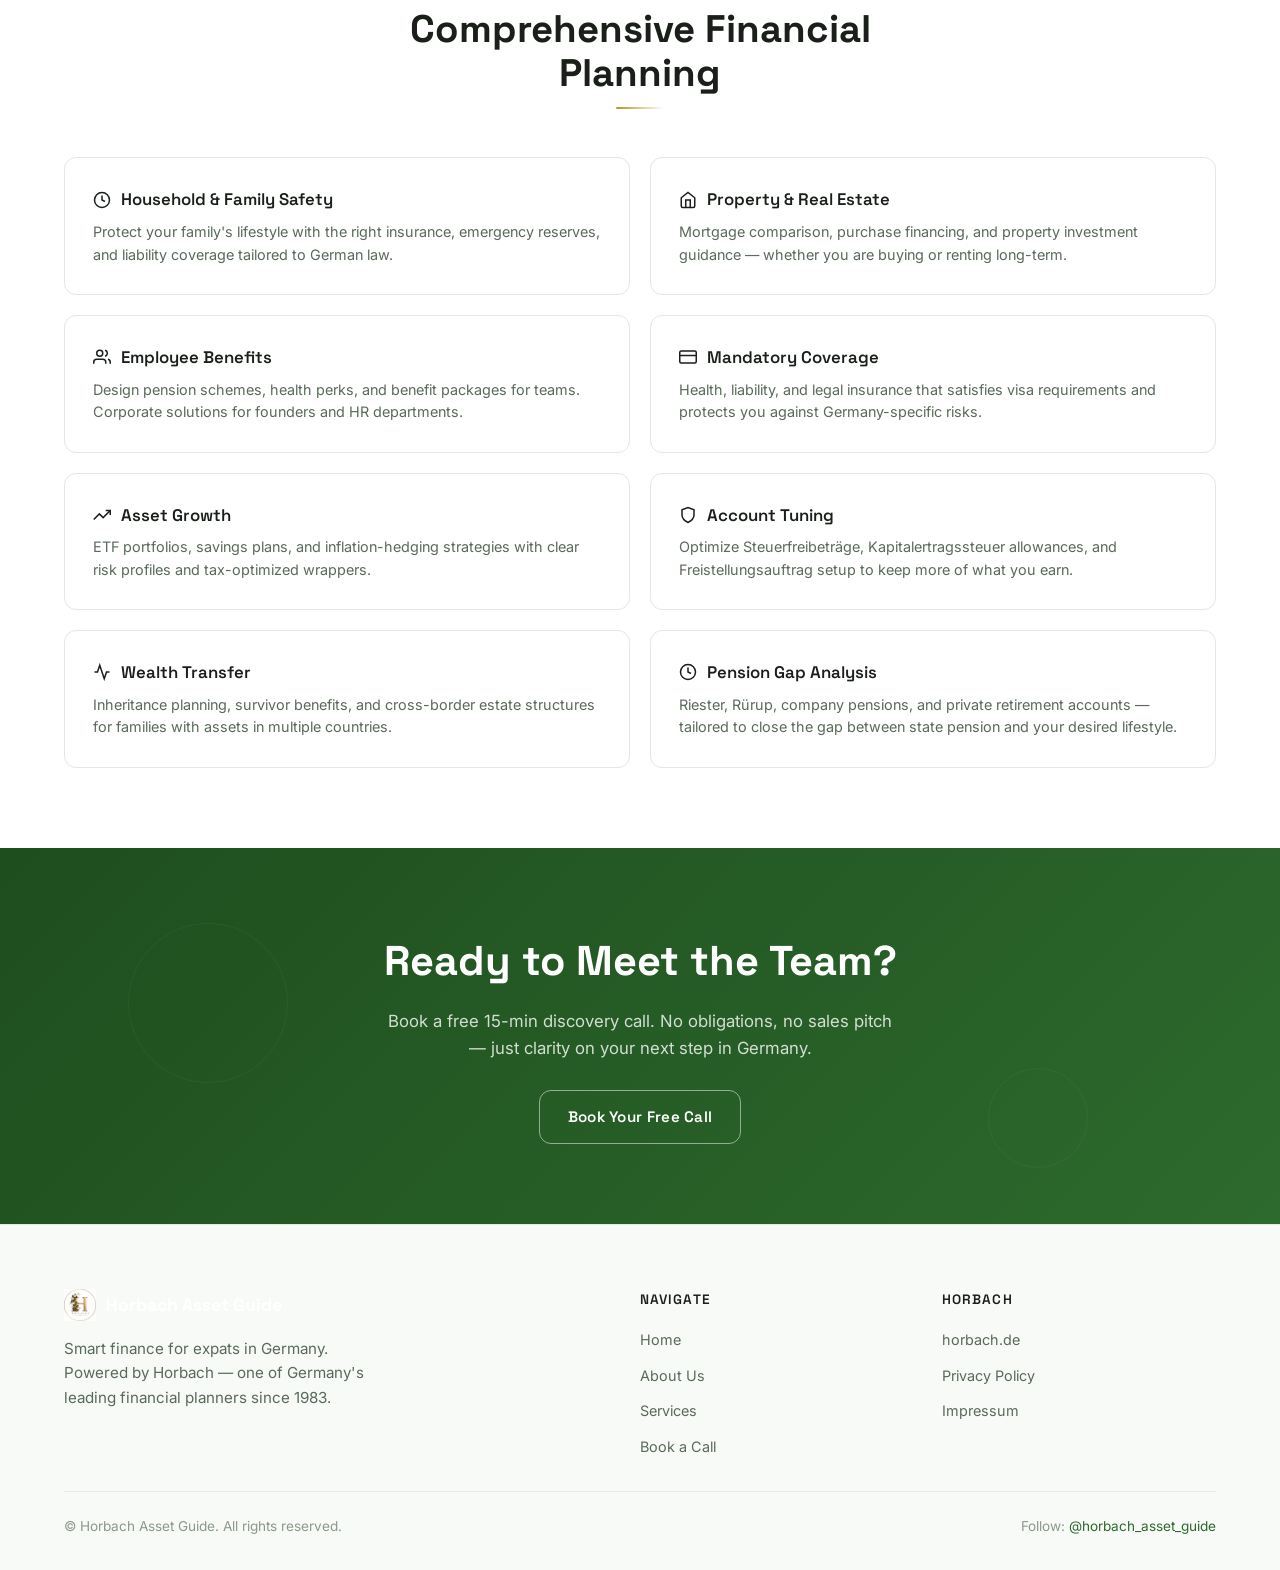
<file: about.html>
<!DOCTYPE html>
<html lang="en">
<head>
    <meta charset="UTF-8">
    <meta name="viewport" content="width=device-width, initial-scale=1.0">
    <title>About Us — Horbach Asset Guide</title>
    <meta name="description" content="From experts for expats. Horbach Asset Guide is the dedicated expat-facing layer of Horbach, one of Germany's leading financial planners since 1983.">
    <link rel="icon" type="image/png" href="logo.png">
    <link rel="preconnect" href="https://fonts.googleapis.com">
    <link rel="preconnect" href="https://fonts.gstatic.com" crossorigin>
    <link href="https://fonts.googleapis.com/css2?family=Inter:wght@300;400;500;600;700;800&family=Space+Grotesk:wght@400;500;600;700&display=swap" rel="stylesheet">
    <link rel="stylesheet" href="styles.css">
    <style>
        .abt-hero {
            position: relative;
            padding: 140px 0 80px;
            background: url('about-hero-bg.png') center/cover no-repeat;
            overflow: hidden;
        }
        .abt-hero::after {
            content: '';
            position: absolute;
            inset: 0;
            background: rgba(10, 25, 15, 0.65);
        }
        .abt-hero-deco {
            position: absolute;
            inset: 0;
            pointer-events: none;
            z-index: 1;
        }
        .abt-hero-content {
            position: relative;
            z-index: 2;
            text-align: center;
            max-width: 720px;
            margin: 0 auto;
        }
        .abt-hero h1 {
            font-family: var(--font-display);
            font-size: clamp(2.2rem, 5vw, 3.2rem);
            font-weight: 700;
            line-height: 1.15;
            color: #fff;
            margin-bottom: 18px;
        }
        .abt-hero p {
            font-size: 1.15rem;
            color: rgba(255,255,255,0.85);
            line-height: 1.65;
        }
        .abt-mission {
            padding: 80px 0;
            background: var(--color-bg);
        }
        .abt-mission-grid {
            display: grid;
            grid-template-columns: 1.1fr 0.9fr;
            gap: 56px;
            align-items: center;
        }
        @media (max-width: 900px) {
            .abt-mission-grid { grid-template-columns: 1fr; gap: 36px; }
        }
        .abt-mission-text h2 {
            font-family: var(--font-display);
            font-size: clamp(1.6rem, 3.5vw, 2.2rem);
            font-weight: 700;
            color: var(--color-text);
            margin-bottom: 18px;
            line-height: 1.2;
        }
        .abt-mission-text p {
            font-size: 1.05rem;
            color: var(--color-text-muted);
            line-height: 1.7;
            margin-bottom: 16px;
        }
        .abt-mission-visual {
            border-radius: var(--radius-lg);
            overflow: hidden;
            box-shadow: var(--shadow-md);
            border: 1px solid var(--color-border);
        }
        .abt-mission-visual img {
            width: 100%;
            height: auto;
            display: block;
        }
        .abt-timeline {
            padding: 32px 0;
            background: var(--color-bg-elevated);
            border-top: 1px solid var(--color-border);
        }
        .timeline-grid {
            display: grid;
            grid-template-columns: 1fr 1fr;
            gap: 16px;
            margin-top: 20px;
        }
        @media (max-width: 768px) {
            .timeline-grid { grid-template-columns: 1fr; }
        }
        .timeline-card {
            background: var(--color-bg-card);
            border: 1px solid var(--color-border);
            border-radius: var(--radius-lg);
            padding: 20px;
            transition: all var(--transition);
            box-shadow: var(--shadow-sm);
            position: relative;
            overflow: hidden;
        }
        .timeline-card:hover {
            border-color: var(--color-border-hover);
            transform: translateY(-3px);
            box-shadow: var(--shadow-md);
        }
        .timeline-card::before {
            content: '';
            position: absolute;
            top: 0;
            left: 0;
            right: 0;
            height: 2px;
            background: linear-gradient(90deg, var(--color-gold), var(--color-green));
            opacity: 0;
            transition: opacity 0.3s;
        }
        .timeline-card:hover::before { opacity: 1; }
        .timeline-year {
            font-family: var(--font-display);
            font-size: 2rem;
            font-weight: 700;
            color: var(--color-gold);
            opacity: 0.3;
            line-height: 1;
            margin-bottom: 6px;
        }
        .timeline-card h3 {
            font-family: var(--font-display);
            font-size: 1.1rem;
            font-weight: 600;
            margin-bottom: 8px;
            color: var(--color-text);
        }
        .timeline-card p {
            font-size: 0.9rem;
            color: var(--color-text-muted);
            line-height: 1.5;
        }
        .abt-focus {
            padding: 80px 0;
            background: var(--color-bg);
        }
        .focus-list {
            display: grid;
            grid-template-columns: repeat(2, 1fr);
            gap: 20px;
            margin-top: 48px;
        }
        @media (max-width: 768px) {
            .focus-list { grid-template-columns: 1fr; }
        }
        .focus-item {
            background: var(--color-bg-card);
            border: 1px solid var(--color-border);
            border-radius: var(--radius-md);
            padding: 28px;
            transition: all var(--transition);
        }
        .focus-item:hover {
            border-color: var(--color-green);
            transform: translateY(-3px);
            box-shadow: var(--shadow-sm);
        }
        .focus-item h4 {
            font-family: var(--font-display);
            font-size: 1.05rem;
            font-weight: 600;
            margin-bottom: 8px;
            color: var(--color-text);
            display: flex;
            align-items: center;
            gap: 10px;
        }
        .focus-item p {
            font-size: 0.9rem;
            color: var(--color-text-muted);
            line-height: 1.55;
        }
        .abt-cta {
            padding: 80px 0;
            background: linear-gradient(135deg, var(--color-green-dark), var(--color-green));
            text-align: center;
            position: relative;
            overflow: hidden;
        }
        .abt-cta .deco-ring {
            border-color: rgba(255,255,255,0.15);
            opacity: 0.3;
        }
        .abt-cta h2 {
            font-family: var(--font-display);
            font-size: clamp(1.8rem, 4vw, 2.6rem);
            font-weight: 700;
            color: #fff;
            margin-bottom: 14px;
            position: relative;
            z-index: 1;
        }
        .abt-cta p {
            font-size: 1.05rem;
            color: rgba(255,255,255,0.8);
            margin-bottom: 28px;
            max-width: 520px;
            margin-left: auto;
            margin-right: auto;
            position: relative;
            z-index: 1;
        }
    </style>
</head>
<body>
    <!-- Navigation -->
    <nav class="navbar">
        <div class="container nav-container">
            <a href="index.html" class="logo">
                <img src="logo.png" alt="Horbach Asset Guide" class="logo-img">
                <span class="logo-text">Horbach Asset Guide</span>
            </a>
            <button class="mobile-menu-btn" aria-label="Toggle menu">
                <span></span><span></span><span></span>
            </button>
            <ul class="nav-links">
                <li><a href="index.html">Home</a></li>
                <li><a href="about.html" class="active">About Us</a></li>
                <li><a href="services.html">Services</a></li>
                <li><a href="index.html#book">Book a Call</a></li>
                <li><a href="index.html#contact">Contact</a></li>
                <li class="nav-lang">
                    <div class="lang-card">
                        <select class="lang-select" id="langSelect" onchange="translatePage(this.value)">
                        <option value="" selected>🌐 Language</option>
                        <option value="de">Deutsch</option>
                        <option value="tr">Türkçe</option>
                        <option value="pl">Polski</option>
                        <option value="ru">Русский</option>
                        <option value="it">Italiano</option>
                        <option value="ar">العربية</option>
                        <option value="es">Español</option>
                        <option value="fr">Français</option>
                        <option value="ro">Română</option>
                        <option value="hr">Hrvatski</option>
                        <option value="bg">Български</option>
                        <option value="el">Ελληνικά</option>
                        <option value="pt">Português</option>
                        <option value="uk">Українська</option>
                        <option value="sr">Српски</option>
                        <option value="hu">Magyar</option>
                        <option value="nl">Nederlands</option>
                        <option value="vi">Tiếng Việt</option>
                        <option value="zh-CN">中文</option>
                        <option value="hi">हिन्दी</option>
                        <option value="bn">বাংলা</option>
                        <option value="ur">اردو</option>
                        <option value="fa">فارسی</option>
                        <option value="ps">پښتو</option>
                        <option value="ta">தமிழ்</option>
                        <option value="ku">Kurdî</option>
                        <option value="sq">Shqip</option>
                        <option value="ja">日本語</option>
                        <option value="ko">한국어</option>
                        <option value="id">Bahasa Indonesia</option>
                    </select>
                    </div>
                </li>
                <li><a href="https://www.instagram.com/horbach_asset_guide/" target="_blank" class="nav-ig">@horbach_asset_guide</a></li>
            </ul>
        </div>
    </nav>

    <!-- About Hero -->
    <section class="abt-hero">
        <div class="abt-hero-deco">
            <div class="deco-ring" style="top:15%;left:8%;width:140px;height:140px;"></div>
            <div class="deco-dot" style="top:30%;right:12%;"></div>
            <div class="deco-dot" style="bottom:25%;left:15%;"></div>
        </div>
        <div class="container">
            <div class="abt-hero-content">
                <span class="section-tag" style="color:rgba(255,255,255,0.9); border-color:rgba(255,255,255,0.2); background:rgba(255,255,255,0.08); backdrop-filter:blur(4px); font-size:0.75rem; padding:4px 12px; margin-bottom:12px;">About Us</span>
                <h1>From Experts for Expats</h1>
                <p>We were not happy about how financial planning for expats worked in Germany, so we changed it. Our team is built by expats, for expats — helping international residents build wealth, protect income, and retire with confidence.</p>
            </div>
        </div>
    </section>

    <!-- Mission -->
    <section class="abt-mission">
        <div class="container">
            <div class="abt-mission-grid">
                <div class="abt-mission-text">
                    <span class="section-tag">Who We Are</span>
                    <h2>We Were Not Happy With How Financial Planning for Expats Worked — So We Changed It.</h2>
                    <p>Horbach Asset Guide is the dedicated expat-facing layer of <strong>Horbach</strong>, one of Germany's largest independent financial planning networks. We combine Horbach's institutional depth (1,000+ consultants, 39 centers, 40+ years) with a modern, multilingual approach built for the international professional.</p>
                    <p>Whether you are a software engineer in Berlin, a medical resident in Munich, or a founder in Hamburg — we speak your language, understand your visa status, and design plans that work across borders.</p>
                    <a href="index.html#book" class="btn btn-primary">Book a Free 15-Min Call</a>
                </div>
                <div class="abt-mission-visual">
                    <img src="about.png" alt="Financial advisory team for expats in Germany">
                </div>
            </div>
        </div>
    </section>

    <!-- Timeline -->
    <section class="abt-timeline">
        <div class="container">
            <div class="section-header">
                <span class="section-tag">Our Story</span>
                <h2 class="section-title">Two Milestones, One Mission</h2>
                <div class="deco-line"></div>
            </div>
            <div class="timeline-grid">
                <div class="timeline-card">
                    <div class="timeline-year">1983</div>
                    <h3>Meet Horbach</h3>
                    <p>Horbach was founded and has grown into one of Germany's leading independent financial planning providers. Today, the network includes more than 1,000 independent consultants across 39 advisory centers in 28 cities — serving private clients, companies, and specialists with Best-Select-Beratung.</p>
                </div>
                <div class="timeline-card">
                    <div class="timeline-year">2026</div>
                    <h3>Horbach Asset Guide — Origins</h3>
                    <p>We launched as a dedicated pilot project: <em>Financial planning for high-skilled migrants in Germany.</em> Built by expats who experienced the same confusion you did — pension letters in German, insurance fine print, and no one to ask in English. We exist to fix that.</p>
                </div>
            </div>
        </div>
    </section>

    <!-- Focus Areas -->
    <section class="abt-focus">
        <div class="container">
            <div class="section-header">
                <span class="section-tag">What We Do</span>
                <h2 class="section-title">Comprehensive Financial Planning</h2>
                <div class="deco-line"></div>
            </div>
            <div class="focus-list">
                <div class="focus-item">
                    <h4><span class="specialty-icon"><svg width="18" height="18" viewBox="0 0 24 24" fill="none" stroke="currentColor" stroke-width="2"><circle cx="12" cy="12" r="10"/><path d="M12 6v6l4 2"/></svg></span>Household & Family Safety</h4>
                    <p>Protect your family's lifestyle with the right insurance, emergency reserves, and liability coverage tailored to German law.</p>
                </div>
                <div class="focus-item">
                    <h4><span class="specialty-icon"><svg width="18" height="18" viewBox="0 0 24 24" fill="none" stroke="currentColor" stroke-width="2"><path d="M3 9l9-7 9 7v11a2 2 0 0 1-2 2H5a2 2 0 0 1-2-2z"/><polyline points="9 22 9 12 15 12 15 22"/></svg></span>Property & Real Estate</h4>
                    <p>Mortgage comparison, purchase financing, and property investment guidance — whether you are buying or renting long-term.</p>
                </div>
                <div class="focus-item">
                    <h4><span class="specialty-icon"><svg width="18" height="18" viewBox="0 0 24 24" fill="none" stroke="currentColor" stroke-width="2"><path d="M17 21v-2a4 4 0 0 0-4-4H5a4 4 0 0 0-4 4v2"/><circle cx="9" cy="7" r="4"/><path d="M23 21v-2a4 4 0 0 0-3-3.87"/><path d="M16 3.13a4 4 0 0 1 0 7.75"/></svg></span>Employee Benefits</h4>
                    <p>Design pension schemes, health perks, and benefit packages for teams. Corporate solutions for founders and HR departments.</p>
                </div>
                <div class="focus-item">
                    <h4><span class="specialty-icon"><svg width="18" height="18" viewBox="0 0 24 24" fill="none" stroke="currentColor" stroke-width="2"><rect x="1" y="4" width="22" height="16" rx="2" ry="2"/><line x1="1" y1="10" x2="23" y2="10"/></svg></span>Mandatory Coverage</h4>
                    <p>Health, liability, and legal insurance that satisfies visa requirements and protects you against Germany-specific risks.</p>
                </div>
                <div class="focus-item">
                    <h4><span class="specialty-icon"><svg width="18" height="18" viewBox="0 0 24 24" fill="none" stroke="currentColor" stroke-width="2"><polyline points="23 6 13.5 15.5 8.5 10.5 1 18"/><polyline points="17 6 23 6 23 12"/></svg></span>Asset Growth</h4>
                    <p>ETF portfolios, savings plans, and inflation-hedging strategies with clear risk profiles and tax-optimized wrappers.</p>
                </div>
                <div class="focus-item">
                    <h4><span class="specialty-icon"><svg width="18" height="18" viewBox="0 0 24 24" fill="none" stroke="currentColor" stroke-width="2"><path d="M12 22s8-4 8-10V5l-8-3-8 3v7c0 6 8 10 8 10z"/></svg></span>Account Tuning</h4>
                    <p>Optimize Steuerfreibeträge, Kapitalertragssteuer allowances, and Freistellungsauftrag setup to keep more of what you earn.</p>
                </div>
                <div class="focus-item">
                    <h4><span class="specialty-icon"><svg width="18" height="18" viewBox="0 0 24 24" fill="none" stroke="currentColor" stroke-width="2"><path d="M22 12h-4l-3 9L9 3l-3 9H2"/></svg></span>Wealth Transfer</h4>
                    <p>Inheritance planning, survivor benefits, and cross-border estate structures for families with assets in multiple countries.</p>
                </div>
                <div class="focus-item">
                    <h4><span class="specialty-icon"><svg width="18" height="18" viewBox="0 0 24 24" fill="none" stroke="currentColor" stroke-width="2"><circle cx="12" cy="12" r="10"/><path d="M12 6v6l4 2"/></svg></span>Pension Gap Analysis</h4>
                    <p>Riester, Rürup, company pensions, and private retirement accounts — tailored to close the gap between state pension and your desired lifestyle.</p>
                </div>
            </div>
        </div>
    </section>

    <!-- Bottom CTA -->
    <section class="abt-cta">
        <div class="deco-ring" style="top:20%;left:10%;width:160px;height:160px;"></div>
        <div class="deco-ring" style="bottom:15%;right:15%;width:100px;height:100px;"></div>
        <div class="container">
            <h2>Ready to Meet the Team?</h2>
            <p>Book a free 15-min discovery call. No obligations, no sales pitch — just clarity on your next step in Germany.</p>
            <a href="index.html#book" class="btn btn-outline btn-white">Book Your Free Call</a>
        </div>
    </section>

    <!-- Footer -->
    <footer class="footer">
        <div class="container">
            <div class="footer-grid">
                <div class="footer-brand">
                    <a href="index.html" class="logo">
                        <img src="logo.png" alt="Horbach Asset Guide" class="logo-img">
                        <span class="logo-text">Horbach Asset Guide</span>
                    </a>
                    <p>Smart finance for expats in Germany. Powered by Horbach — one of Germany's leading financial planners since 1983.</p>
                </div>
                <div class="footer-links">
                    <h4>Navigate</h4>
                    <ul>
                        <li><a href="index.html">Home</a></li>
                        <li><a href="about.html">About Us</a></li>
                        <li><a href="services.html">Services</a></li>
                        <li><a href="index.html#book">Book a Call</a></li>
                    </ul>
                </div>
                <div class="footer-links">
                    <h4>Horbach</h4>
                    <ul>
                        <li><a href="https://www.horbach.de" target="_blank">horbach.de</a></li>
                        <li><a href="#">Privacy Policy</a></li>
                        <li><a href="#">Impressum</a></li>
                    </ul>
                </div>
            </div>
            <div class="footer-bottom">
                <p>© Horbach Asset Guide. All rights reserved.</p>
                <p class="footer-ig">Follow: <a href="https://www.instagram.com/horbach_asset_guide/" target="_blank">@horbach_asset_guide</a></p>
            </div>
        </div>
    </footer>

    <!-- Sticky Book Button -->
    <a href="index.html#book" class="sticky-book-btn">
        <svg width="18" height="18" viewBox="0 0 24 24" fill="none" stroke="currentColor" stroke-width="2.5">
            <path d="M22 16.92v3a2 2 0 0 1-2.18 2 19.79 19.79 0 0 1-8.63-3.07 19.5 19.5 0 0 1-6-6 19.79 19.79 0 0 1-3.07-8.67A2 2 0 0 1 4.11 2h3a2 2 0 0 1 2 1.72c.127.96.361 1.903.7 2.81a2 2 0 0 1-.45 2.11L8.09 9.91a16 16 0 0 0 6 6l1.27-1.27a2 2 0 0 1 2.11-.45c.907.339 1.85.573 2.81.7A2 2 0 0 1 22 16.92z"/>
        </svg>
        <span class="sticky-text">Book Free Call</span>
    </a>

    <script>
    // Global translator function
    function translatePage(lang) {
        if (!lang) return;
        var originalUrl = localStorage.getItem('horbach_original_url');
        var currentUrl = window.location.href;
        if (!originalUrl && (currentUrl.includes('translate.google') || currentUrl.includes('.translate.goog'))) {
            var match = currentUrl.match(/[?&]u=([^&]+)/);
            if (match) { originalUrl = decodeURIComponent(match[1]); }
        }
        if (!originalUrl) { originalUrl = currentUrl; }
        localStorage.setItem('horbach_original_url', originalUrl);
        window.location.href = 'https://translate.google.com/translate?sl=en&tl=' + lang + '&u=' + encodeURIComponent(originalUrl);
    }

    (function() {
        var currentUrl = window.location.href;
        if (!currentUrl.includes('translate.google') && !currentUrl.includes('.translate.goog')) {
            localStorage.setItem('horbach_original_url', currentUrl);
        }
    })();

    (function() {
        'use strict';
        var menuBtn = document.querySelector('.mobile-menu-btn');
        var navLinks = document.querySelector('.nav-links');
        var savedScrollY = 0;

        function lockBodyScroll() {
            savedScrollY = window.scrollY;
            document.body.style.top = '-' + savedScrollY + 'px';
            document.body.classList.add('menu-open');
        }
        function unlockBodyScroll() {
            document.body.classList.remove('menu-open');
            document.body.style.top = '';
            window.scrollTo(0, savedScrollY);
        }

        if (menuBtn && navLinks) {
            menuBtn.addEventListener('click', function() {
                navLinks.classList.toggle('active');
                menuBtn.classList.toggle('active');
                var isOpen = navLinks.classList.contains('active');
                menuBtn.setAttribute('aria-expanded', String(isOpen));
                if (isOpen) { lockBodyScroll(); } else { unlockBodyScroll(); }
            });
            navLinks.querySelectorAll('a').forEach(function(link) {
                link.addEventListener('click', function() {
                    navLinks.classList.remove('active');
                    menuBtn.classList.remove('active');
                    menuBtn.setAttribute('aria-expanded', 'false');
                    unlockBodyScroll();
                });
            });
        }
        var navbar = document.querySelector('.navbar');
        window.addEventListener('scroll', function() {
            if (window.scrollY > 50) {
                navbar.classList.add('scrolled');
                navbar.style.padding = '12px 0';
            } else {
                navbar.classList.remove('scrolled');
                navbar.style.padding = '16px 0';
            }
        }, { passive: true });
    })();
    </script>
</body>
</html>
</file>
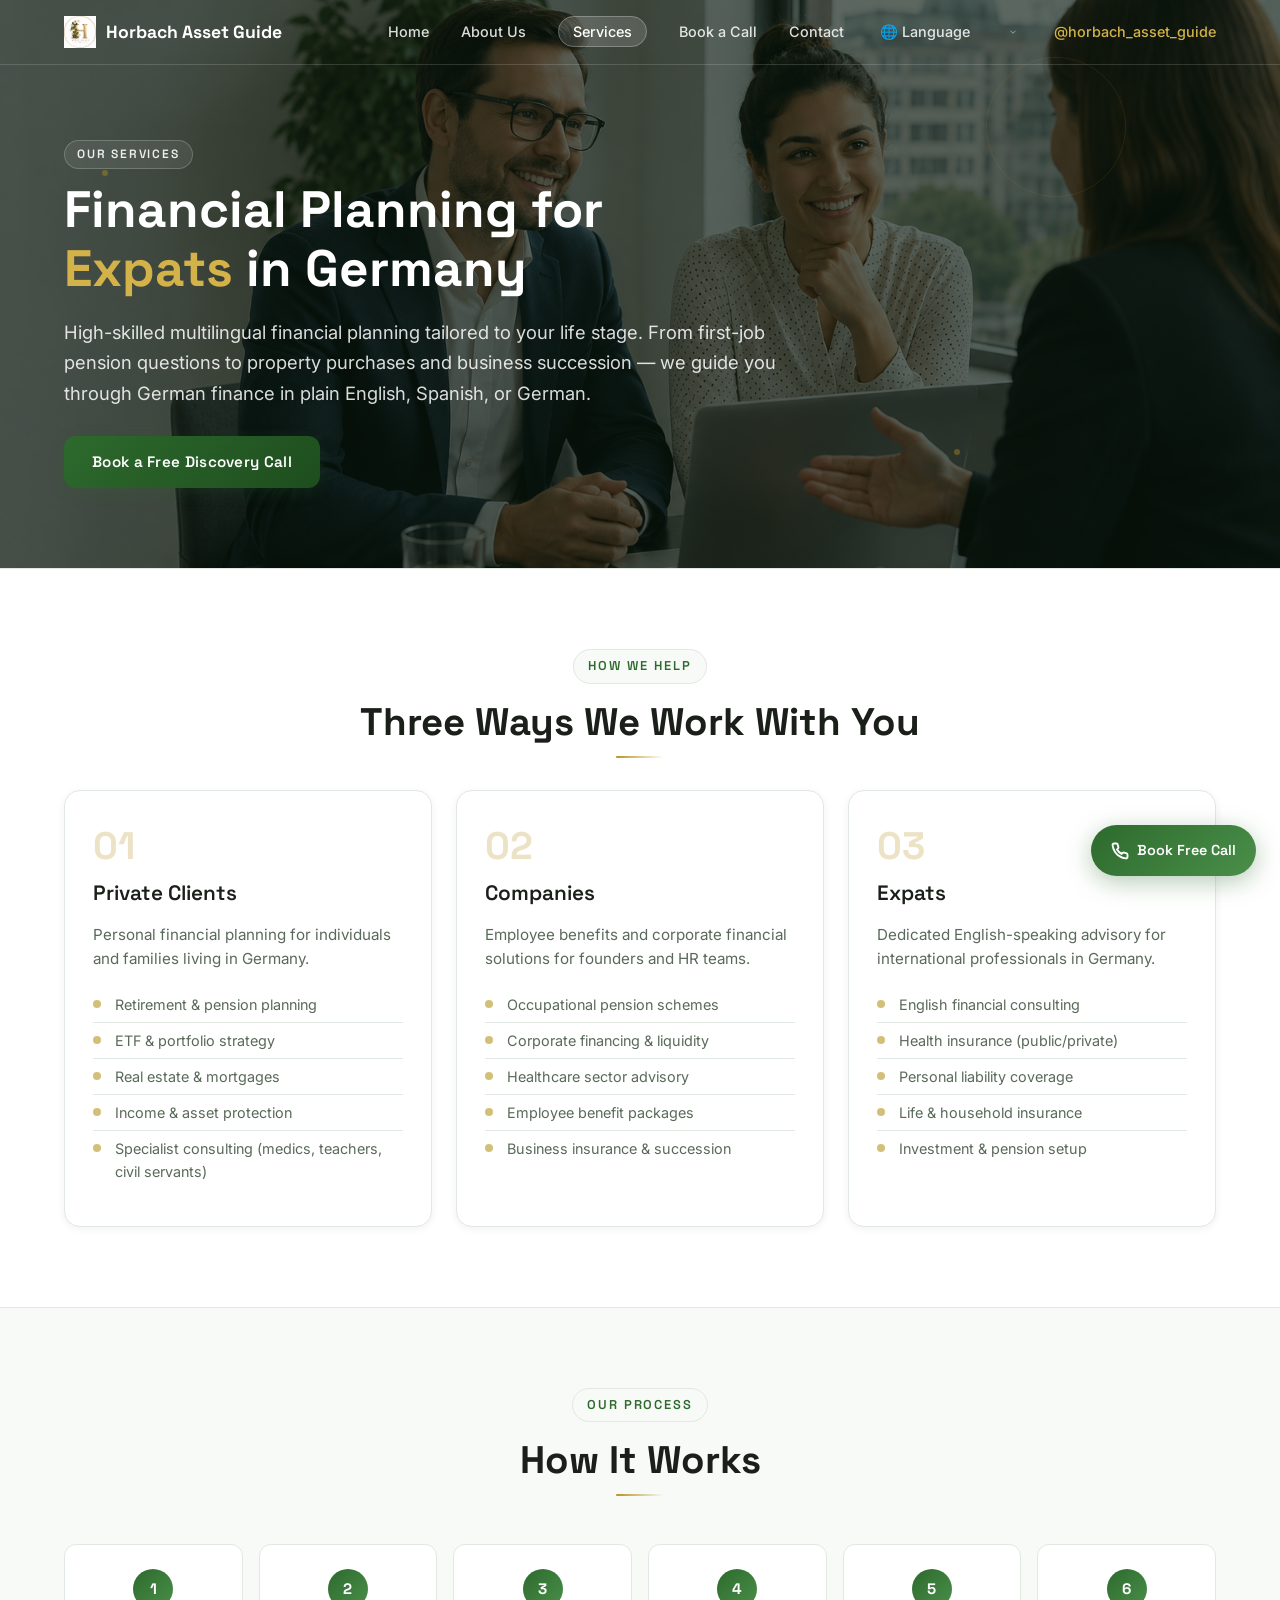
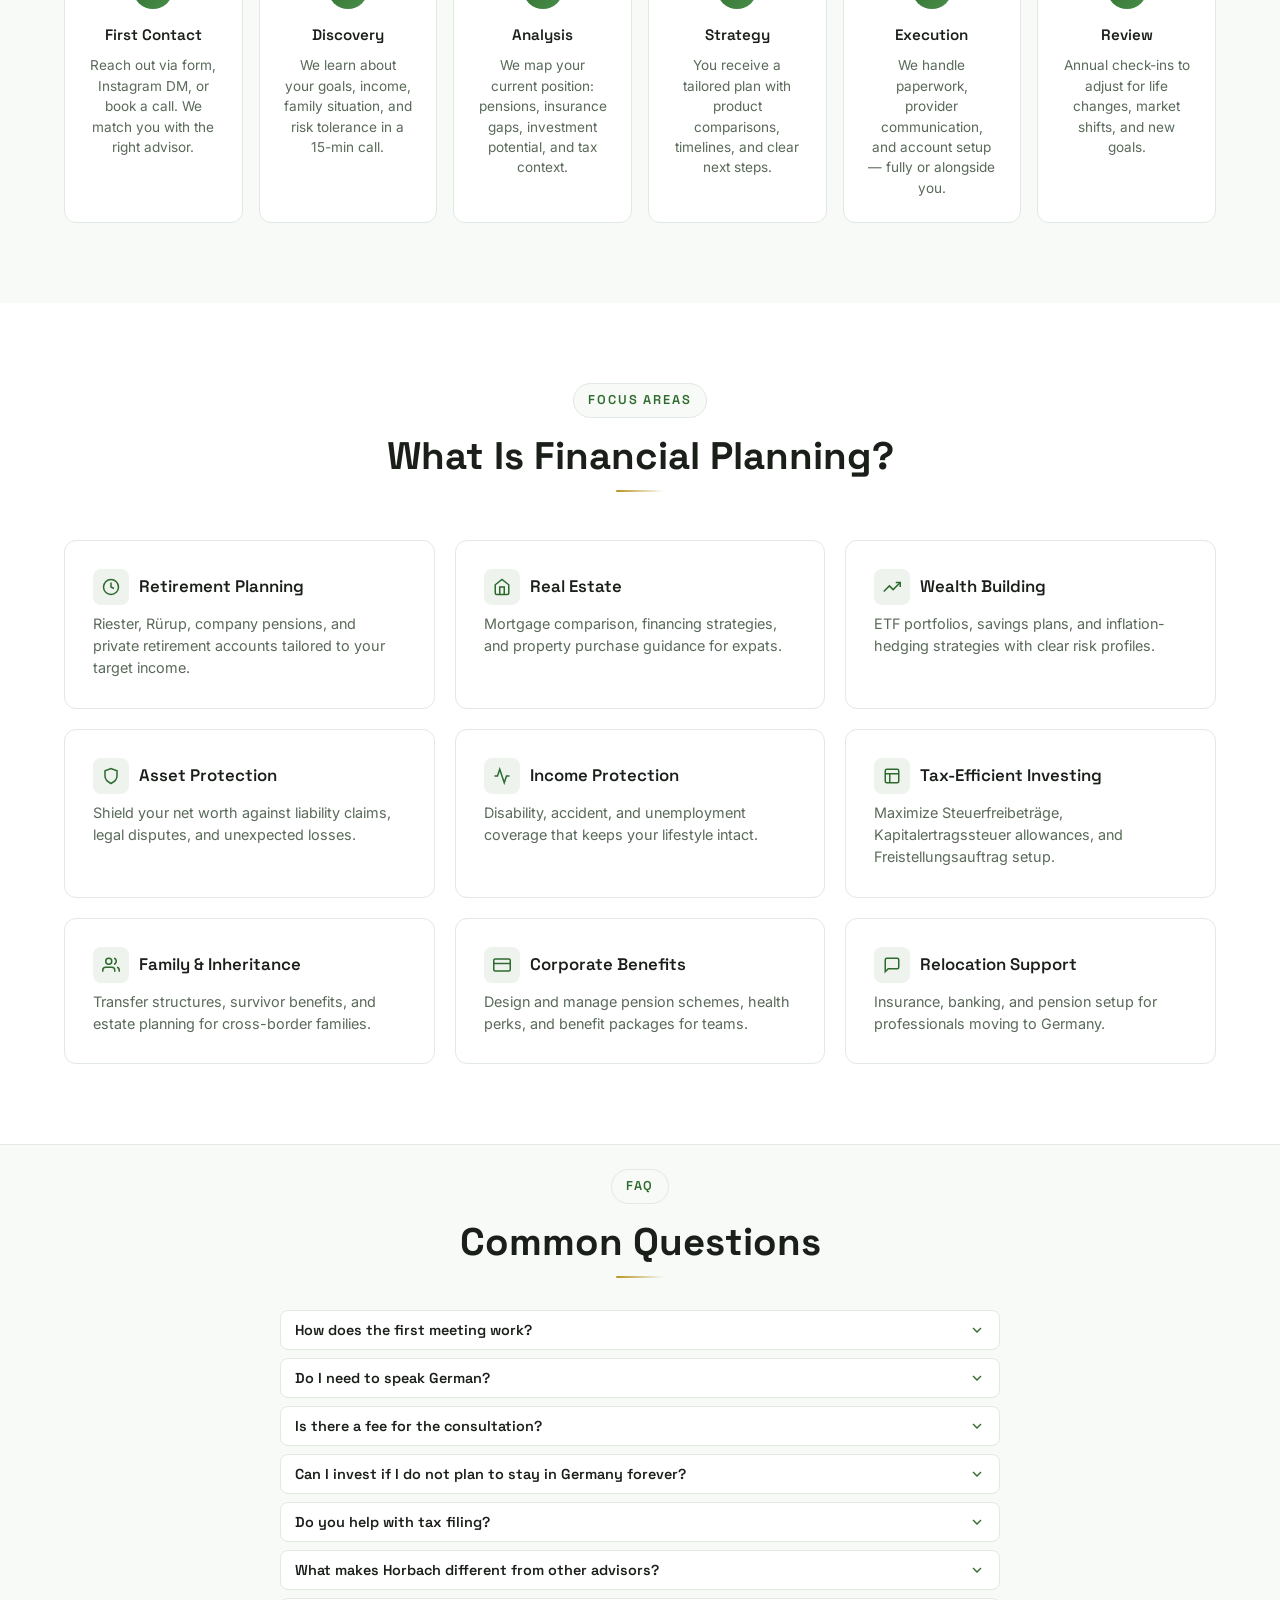
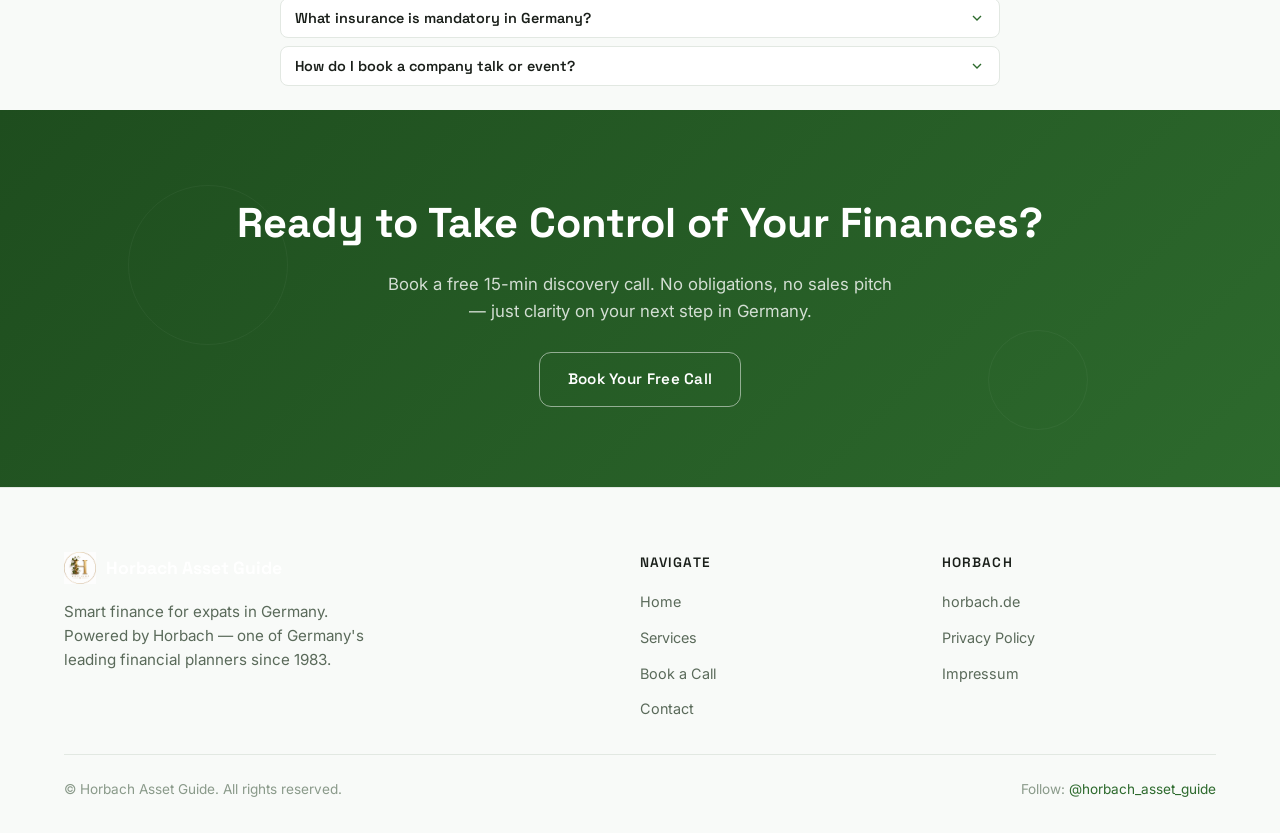
<file: services.html>
<!DOCTYPE html>
<html lang="en">
<head>
    <meta charset="UTF-8">
    <meta name="viewport" content="width=device-width, initial-scale=1.0">
    <title>Services — Horbach Asset Guide</title>
    <meta name="description" content="Financial planning services for expats in Germany: retirement, investing, real estate, insurance, and wealth building.">
    <link rel="icon" type="image/png" href="logo.png">
    <link rel="preconnect" href="https://fonts.googleapis.com">
    <link rel="preconnect" href="https://fonts.gstatic.com" crossorigin>
    <link href="https://fonts.googleapis.com/css2?family=Inter:wght@300;400;500;600;700;800&family=Space+Grotesk:wght@400;500;600;700&display=swap" rel="stylesheet">
    <link rel="stylesheet" href="styles.css">
    <style>
        .svc-hero {
            position: relative;
            padding: 140px 0 80px;
            background: url('services-hero-bg.png') center/cover no-repeat;
            border-bottom: 1px solid var(--color-border);
            overflow: hidden;
        }
        .svc-hero::after {
            content: '';
            position: absolute;
            inset: 0;
            background: rgba(10, 25, 15, 0.65);
        }
        .svc-hero-deco {
            position: absolute;
            inset: 0;
            pointer-events: none;
            z-index: 1;
        }
        .svc-hero-content {
            position: relative;
            z-index: 2;
            max-width: 720px;
        }
        .svc-hero h1 {
            font-family: var(--font-display);
            font-size: clamp(2.2rem, 5vw, 3.2rem);
            font-weight: 700;
            line-height: 1.15;
            color: #fff;
            margin-bottom: 18px;
        }
        .svc-hero h1 span {
            color: var(--color-gold-light);
        }
        .svc-hero p {
            font-size: 1.15rem;
            color: rgba(255,255,255,0.85);
            line-height: 1.65;
            margin-bottom: 28px;
        }
        .svc-pillars {
            padding: 80px 0;
            background: var(--color-bg);
        }
        .pillars-grid {
            display: grid;
            grid-template-columns: repeat(3, 1fr);
            gap: 24px;
        }
        @media (max-width: 768px) {
            .pillars-grid { grid-template-columns: 1fr; }
        }
        .pillar-card {
            background: var(--color-bg-card);
            border: 1px solid var(--color-border);
            border-radius: var(--radius-lg);
            padding: 36px 28px;
            transition: all var(--transition);
            box-shadow: var(--shadow-sm);
            position: relative;
            overflow: hidden;
        }
        .pillar-card:hover {
            border-color: var(--color-border-hover);
            transform: translateY(-4px);
            box-shadow: var(--shadow-md);
        }
        .pillar-card::before {
            content: '';
            position: absolute;
            top: 0;
            left: 0;
            right: 0;
            height: 3px;
            background: linear-gradient(90deg, var(--color-gold), var(--color-green));
            opacity: 0;
            transition: opacity 0.3s;
        }
        .pillar-card:hover::before { opacity: 1; }
        .pillar-num {
            font-family: var(--font-display);
            font-size: 2.4rem;
            font-weight: 700;
            color: var(--color-gold);
            opacity: 0.25;
            line-height: 1;
            margin-bottom: 12px;
        }
        .pillar-card h3 {
            font-family: var(--font-display);
            font-size: 1.3rem;
            font-weight: 600;
            margin-bottom: 12px;
            color: var(--color-text);
        }
        .pillar-card p {
            font-size: 0.95rem;
            color: var(--color-text-muted);
            line-height: 1.6;
        }
        .pillar-card ul {
            margin-top: 16px;
            list-style: none;
        }
        .pillar-card li {
            font-size: 0.9rem;
            color: var(--color-text-muted);
            padding: 6px 0;
            padding-left: 22px;
            position: relative;
            border-bottom: 1px solid var(--color-border);
        }
        .pillar-card li:last-child { border-bottom: none; }
        .pillar-card li::before {
            content: '';
            position: absolute;
            left: 0;
            top: 13px;
            width: 8px;
            height: 8px;
            border-radius: 50%;
            background: var(--color-gold);
            opacity: 0.6;
        }
        .svc-process {
            padding: 80px 0;
            background: var(--color-bg-elevated);
            border-top: 1px solid var(--color-border);
        }
        .process-steps {
            display: grid;
            grid-template-columns: repeat(6, 1fr);
            gap: 16px;
            margin-top: 48px;
        }
        @media (max-width: 900px) {
            .process-steps { grid-template-columns: repeat(3, 1fr); }
        }
        @media (max-width: 520px) {
            .process-steps { grid-template-columns: 1fr; }
        }
        .process-step {
            background: var(--color-bg-card);
            border: 1px solid var(--color-border);
            border-radius: var(--radius-md);
            padding: 24px;
            text-align: center;
            transition: all var(--transition);
            position: relative;
        }
        .process-step:hover {
            border-color: var(--color-green);
            transform: translateY(-3px);
            box-shadow: var(--shadow-sm);
        }
        .process-step-num {
            width: 40px;
            height: 40px;
            border-radius: 50%;
            background: linear-gradient(135deg, var(--color-green), var(--color-green-light));
            color: #fff;
            font-family: var(--font-display);
            font-weight: 700;
            font-size: 0.95rem;
            display: flex;
            align-items: center;
            justify-content: center;
            margin: 0 auto 14px;
        }
        .process-step h4 {
            font-family: var(--font-display);
            font-size: 0.95rem;
            font-weight: 600;
            margin-bottom: 8px;
            color: var(--color-text);
        }
        .process-step p {
            font-size: 0.85rem;
            color: var(--color-text-muted);
            line-height: 1.5;
        }
        .svc-specialty {
            padding: 80px 0;
            background: var(--color-bg);
        }
        .specialty-grid {
            display: grid;
            grid-template-columns: repeat(3, 1fr);
            gap: 20px;
            margin-top: 48px;
        }
        @media (max-width: 768px) {
            .specialty-grid { grid-template-columns: 1fr; }
        }
        .specialty-item {
            background: var(--color-bg-card);
            border: 1px solid var(--color-border);
            border-radius: var(--radius-md);
            padding: 28px;
            transition: all var(--transition);
            cursor: pointer;
        }
        .specialty-item:hover {
            border-color: var(--color-green);
            transform: translateY(-3px);
            box-shadow: var(--shadow-sm);
        }
        .specialty-item h4 {
            font-family: var(--font-display);
            font-size: 1.05rem;
            font-weight: 600;
            margin-bottom: 8px;
            color: var(--color-text);
            display: flex;
            align-items: center;
            gap: 10px;
        }
        .specialty-item p {
            font-size: 0.9rem;
            color: var(--color-text-muted);
            line-height: 1.55;
        }
        .specialty-icon {
            width: 36px;
            height: 36px;
            display: flex;
            align-items: center;
            justify-content: center;
            background: rgba(45, 106, 45, 0.08);
            border-radius: var(--radius-sm);
            color: var(--color-green);
            flex-shrink: 0;
        }
        .svc-faq {
            padding: 24px 0;
            background: var(--color-bg-elevated);
            border-top: 1px solid var(--color-border);
        }
        .faq-list {
            max-width: 720px;
            margin: 20px auto 0;
            display: flex;
            flex-direction: column;
            gap: 8px;
        }
        .faq-item {
            background: var(--color-bg-card);
            border: 1px solid var(--color-border);
            border-radius: var(--radius-sm);
            overflow: hidden;
            transition: border-color 0.2s;
        }
        .faq-item:hover { border-color: var(--color-border-hover); }
        .faq-question {
            width: 100%;
            padding: 10px 14px;
            display: flex;
            justify-content: space-between;
            align-items: center;
            background: none;
            border: none;
            cursor: pointer;
            font-family: var(--font-display);
            font-size: 0.9rem;
            font-weight: 600;
            color: var(--color-text);
            text-align: left;
        }
        .faq-question svg {
            flex-shrink: 0;
            transition: transform 0.3s;
            color: var(--color-green);
            width: 16px;
            height: 16px;
        }
        .faq-item.open .faq-question svg {
            transform: rotate(180deg);
        }
        .faq-answer {
            max-height: 0;
            overflow: hidden;
            transition: max-height 0.35s ease, padding 0.35s ease;
            padding: 0 14px;
        }
        .faq-item.open .faq-answer {
            max-height: 400px;
            padding: 0 14px 10px;
        }
        .faq-answer p {
            font-size: 0.85rem;
            color: var(--color-text-muted);
            line-height: 1.5;
        }
        .svc-cta {
            padding: 80px 0;
            background: linear-gradient(135deg, var(--color-green-dark), var(--color-green));
            text-align: center;
            position: relative;
            overflow: hidden;
        }
        .svc-cta .deco-ring {
            border-color: rgba(255,255,255,0.15);
            opacity: 0.3;
        }
        .svc-cta h2 {
            font-family: var(--font-display);
            font-size: clamp(1.8rem, 4vw, 2.6rem);
            font-weight: 700;
            color: #fff;
            margin-bottom: 14px;
            position: relative;
            z-index: 1;
        }
        .svc-cta p {
            font-size: 1.05rem;
            color: rgba(255,255,255,0.8);
            margin-bottom: 28px;
            max-width: 520px;
            margin-left: auto;
            margin-right: auto;
            position: relative;
            z-index: 1;
        }
        .svc-cta .btn-white {
            color: #fff;
            border-color: rgba(255,255,255,0.5);
            position: relative;
            z-index: 1;
        }
        .svc-cta .btn-white:hover {
            background: rgba(255,255,255,0.1);
            border-color: rgba(255,255,255,0.8);
        }
    </style>
</head>
<body>
    <!-- Navigation -->
    <nav class="navbar">
        <div class="container nav-container">
            <a href="index.html" class="logo">
                <img src="logo.png" alt="Horbach Asset Guide" class="logo-img">
                <span class="logo-text">Horbach Asset Guide</span>
            </a>
            <button class="mobile-menu-btn" aria-label="Toggle menu">
                <span></span><span></span><span></span>
            </button>
            <ul class="nav-links">
                <li><a href="index.html">Home</a></li>
                <li><a href="about.html">About Us</a></li>
                <li><a href="services.html" class="active">Services</a></li>
                <li><a href="index.html#book">Book a Call</a></li>
                <li><a href="index.html#contact">Contact</a></li>
                <li class="nav-lang">
                    <div class="lang-card">
                        <select class="lang-select" id="langSelect" onchange="translatePage(this.value)">
                        <option value="" selected>🌐 Language</option>
                        <option value="de">Deutsch</option>
                        <option value="tr">Türkçe</option>
                        <option value="pl">Polski</option>
                        <option value="ru">Русский</option>
                        <option value="it">Italiano</option>
                        <option value="ar">العربية</option>
                        <option value="es">Español</option>
                        <option value="fr">Français</option>
                        <option value="ro">Română</option>
                        <option value="hr">Hrvatski</option>
                        <option value="bg">Български</option>
                        <option value="el">Ελληνικά</option>
                        <option value="pt">Português</option>
                        <option value="uk">Українська</option>
                        <option value="sr">Српски</option>
                        <option value="hu">Magyar</option>
                        <option value="nl">Nederlands</option>
                        <option value="vi">Tiếng Việt</option>
                        <option value="zh-CN">中文</option>
                        <option value="hi">हिन्दी</option>
                        <option value="bn">বাংলা</option>
                        <option value="ur">اردو</option>
                        <option value="fa">فارسی</option>
                        <option value="ps">پښتو</option>
                        <option value="ta">தமிழ்</option>
                        <option value="ku">Kurdî</option>
                        <option value="sq">Shqip</option>
                        <option value="ja">日本語</option>
                        <option value="ko">한국어</option>
                        <option value="id">Bahasa Indonesia</option>
                    </select>
                    </div>
                </li>
                <li><a href="https://www.instagram.com/horbach_asset_guide/" target="_blank" class="nav-ig">@horbach_asset_guide</a></li>
            </ul>
        </div>
    </nav>

    <!-- Services Hero -->
    <section class="svc-hero">
        <div class="svc-hero-deco">
            <div class="deco-ring" style="top:10%;right:12%;width:140px;height:140px;"></div>
            <div class="deco-dot" style="top:30%;left:8%;"></div>
            <div class="deco-dot" style="bottom:20%;right:25%;"></div>
        </div>
        <div class="container">
            <div class="svc-hero-content">
                <span class="section-tag" style="color:rgba(255,255,255,0.9); border-color:rgba(255,255,255,0.2); background:rgba(255,255,255,0.08); backdrop-filter:blur(4px); font-size:0.75rem; padding:4px 12px; margin-bottom:12px;">Our Services</span>
                <h1>Financial Planning for <span>Expats</span> in Germany</h1>
                <p>High-skilled multilingual financial planning tailored to your life stage. From first-job pension questions to property purchases and business succession — we guide you through German finance in plain English, Spanish, or German.</p>
                <a href="index.html#book" class="btn btn-primary">Book a Free Discovery Call</a>
            </div>
        </div>
    </section>

    <!-- Service Pillars -->
    <section class="svc-pillars">
        <div class="container">
            <div class="section-header">
                <span class="section-tag">How We Help</span>
                <h2 class="section-title">Three Ways We Work With You</h2>
                <div class="deco-line"></div>
            </div>
            <div class="pillars-grid">
                <div class="pillar-card">
                    <div class="pillar-num">01</div>
                    <h3>Private Clients</h3>
                    <p>Personal financial planning for individuals and families living in Germany.</p>
                    <ul>
                        <li>Retirement & pension planning</li>
                        <li>ETF & portfolio strategy</li>
                        <li>Real estate & mortgages</li>
                        <li>Income & asset protection</li>
                        <li>Specialist consulting (medics, teachers, civil servants)</li>
                    </ul>
                </div>
                <div class="pillar-card">
                    <div class="pillar-num">02</div>
                    <h3>Companies</h3>
                    <p>Employee benefits and corporate financial solutions for founders and HR teams.</p>
                    <ul>
                        <li>Occupational pension schemes</li>
                        <li>Corporate financing & liquidity</li>
                        <li>Healthcare sector advisory</li>
                        <li>Employee benefit packages</li>
                        <li>Business insurance & succession</li>
                    </ul>
                </div>
                <div class="pillar-card">
                    <div class="pillar-num">03</div>
                    <h3>Expats</h3>
                    <p>Dedicated English-speaking advisory for international professionals in Germany.</p>
                    <ul>
                        <li>English financial consulting</li>
                        <li>Health insurance (public/private)</li>
                        <li>Personal liability coverage</li>
                        <li>Life & household insurance</li>
                        <li>Investment & pension setup</li>
                    </ul>
                </div>
            </div>
        </div>
    </section>

    <!-- Process -->
    <section class="svc-process">
        <div class="container">
            <div class="section-header">
                <span class="section-tag">Our Process</span>
                <h2 class="section-title">How It Works</h2>
                <div class="deco-line"></div>
            </div>
            <div class="process-steps">
                <div class="process-step">
                    <div class="process-step-num">1</div>
                    <h4>First Contact</h4>
                    <p>Reach out via form, Instagram DM, or book a call. We match you with the right advisor.</p>
                </div>
                <div class="process-step">
                    <div class="process-step-num">2</div>
                    <h4>Discovery</h4>
                    <p>We learn about your goals, income, family situation, and risk tolerance in a 15-min call.</p>
                </div>
                <div class="process-step">
                    <div class="process-step-num">3</div>
                    <h4>Analysis</h4>
                    <p>We map your current position: pensions, insurance gaps, investment potential, and tax context.</p>
                </div>
                <div class="process-step">
                    <div class="process-step-num">4</div>
                    <h4>Strategy</h4>
                    <p>You receive a tailored plan with product comparisons, timelines, and clear next steps.</p>
                </div>
                <div class="process-step">
                    <div class="process-step-num">5</div>
                    <h4>Execution</h4>
                    <p>We handle paperwork, provider communication, and account setup — fully or alongside you.</p>
                </div>
                <div class="process-step">
                    <div class="process-step-num">6</div>
                    <h4>Review</h4>
                    <p>Annual check-ins to adjust for life changes, market shifts, and new goals.</p>
                </div>
            </div>
        </div>
    </section>

    <!-- Specialty Areas -->
    <section class="svc-specialty">
        <div class="container">
            <div class="section-header">
                <span class="section-tag">Focus Areas</span>
                <h2 class="section-title">What Is Financial Planning?</h2>
                <div class="deco-line"></div>
            </div>
            <div class="specialty-grid">
                <div class="specialty-item">
                    <h4><span class="specialty-icon"><svg width="18" height="18" viewBox="0 0 24 24" fill="none" stroke="currentColor" stroke-width="2"><circle cx="12" cy="12" r="10"/><path d="M12 6v6l4 2"/></svg></span>Retirement Planning</h4>
                    <p>Riester, Rürup, company pensions, and private retirement accounts tailored to your target income.</p>
                </div>
                <div class="specialty-item">
                    <h4><span class="specialty-icon"><svg width="18" height="18" viewBox="0 0 24 24" fill="none" stroke="currentColor" stroke-width="2"><path d="M3 9l9-7 9 7v11a2 2 0 0 1-2 2H5a2 2 0 0 1-2-2z"/><polyline points="9 22 9 12 15 12 15 22"/></svg></span>Real Estate</h4>
                    <p>Mortgage comparison, financing strategies, and property purchase guidance for expats.</p>
                </div>
                <div class="specialty-item">
                    <h4><span class="specialty-icon"><svg width="18" height="18" viewBox="0 0 24 24" fill="none" stroke="currentColor" stroke-width="2"><polyline points="23 6 13.5 15.5 8.5 10.5 1 18"/><polyline points="17 6 23 6 23 12"/></svg></span>Wealth Building</h4>
                    <p>ETF portfolios, savings plans, and inflation-hedging strategies with clear risk profiles.</p>
                </div>
                <div class="specialty-item">
                    <h4><span class="specialty-icon"><svg width="18" height="18" viewBox="0 0 24 24" fill="none" stroke="currentColor" stroke-width="2"><path d="M12 22s8-4 8-10V5l-8-3-8 3v7c0 6 8 10 8 10z"/></svg></span>Asset Protection</h4>
                    <p>Shield your net worth against liability claims, legal disputes, and unexpected losses.</p>
                </div>
                <div class="specialty-item">
                    <h4><span class="specialty-icon"><svg width="18" height="18" viewBox="0 0 24 24" fill="none" stroke="currentColor" stroke-width="2"><path d="M22 12h-4l-3 9L9 3l-3 9H2"/></svg></span>Income Protection</h4>
                    <p>Disability, accident, and unemployment coverage that keeps your lifestyle intact.</p>
                </div>
                <div class="specialty-item">
                    <h4><span class="specialty-icon"><svg width="18" height="18" viewBox="0 0 24 24" fill="none" stroke="currentColor" stroke-width="2"><rect x="3" y="3" width="18" height="18" rx="2" ry="2"/><line x1="3" y1="9" x2="21" y2="9"/><line x1="9" y1="21" x2="9" y2="9"/></svg></span>Tax-Efficient Investing</h4>
                    <p>Maximize Steuerfreibeträge, Kapitalertragssteuer allowances, and Freistellungsauftrag setup.</p>
                </div>
                <div class="specialty-item">
                    <h4><span class="specialty-icon"><svg width="18" height="18" viewBox="0 0 24 24" fill="none" stroke="currentColor" stroke-width="2"><path d="M17 21v-2a4 4 0 0 0-4-4H5a4 4 0 0 0-4 4v2"/><circle cx="9" cy="7" r="4"/><path d="M23 21v-2a4 4 0 0 0-3-3.87"/><path d="M16 3.13a4 4 0 0 1 0 7.75"/></svg></span>Family & Inheritance</h4>
                    <p>Transfer structures, survivor benefits, and estate planning for cross-border families.</p>
                </div>
                <div class="specialty-item">
                    <h4><span class="specialty-icon"><svg width="18" height="18" viewBox="0 0 24 24" fill="none" stroke="currentColor" stroke-width="2"><rect x="1" y="4" width="22" height="16" rx="2" ry="2"/><line x1="1" y1="10" x2="23" y2="10"/></svg></span>Corporate Benefits</h4>
                    <p>Design and manage pension schemes, health perks, and benefit packages for teams.</p>
                </div>
                <div class="specialty-item">
                    <h4><span class="specialty-icon"><svg width="18" height="18" viewBox="0 0 24 24" fill="none" stroke="currentColor" stroke-width="2"><path d="M21 15a2 2 0 0 1-2 2H7l-4 4V5a2 2 0 0 1 2-2h14a2 2 0 0 1 2 2z"/></svg></span>Relocation Support</h4>
                    <p>Insurance, banking, and pension setup for professionals moving to Germany.</p>
                </div>
            </div>
        </div>
    </section>

    <!-- FAQ -->
    <section class="svc-faq">
        <div class="container">
            <div class="section-header">
                <span class="section-tag">FAQ</span>
                <h2 class="section-title">Common Questions</h2>
                <div class="deco-line"></div>
            </div>
            <div class="faq-list">
                <div class="faq-item">
                    <button class="faq-question">
                        How does the first meeting work?
                        <svg width="20" height="20" viewBox="0 0 24 24" fill="none" stroke="currentColor" stroke-width="2"><polyline points="6 9 12 15 18 9"/></svg>
                    </button>
                    <div class="faq-answer">
                        <p>We start with a free 15-min video or phone call. You tell us about your situation, goals, and concerns. We ask targeted questions to understand your income, family, existing policies, and timeline. After the call, you receive a summary and a proposed next step — no obligation.</p>
                    </div>
                </div>
                <div class="faq-item">
                    <button class="faq-question">
                        Do I need to speak German?
                        <svg width="20" height="20" viewBox="0 0 24 24" fill="none" stroke="currentColor" stroke-width="2"><polyline points="6 9 12 15 18 9"/></svg>
                    </button>
                    <div class="faq-answer">
                        <p>No. Our primary advisory languages are English and Spanish. All documents, comparisons, and explanations are provided in your preferred language. German paperwork is handled by us or translated for you.</p>
                    </div>
                </div>
                <div class="faq-item">
                    <button class="faq-question">
                        Is there a fee for the consultation?
                        <svg width="20" height="20" viewBox="0 0 24 24" fill="none" stroke="currentColor" stroke-width="2"><polyline points="6 9 12 15 18 9"/></svg>
                    </button>
                    <div class="faq-answer">
                        <p>The first discovery call is completely free. For detailed planning involving product comparisons, provider research, and written strategy documents, a planning fee may apply depending on complexity. We always disclose costs upfront — no surprises.</p>
                    </div>
                </div>
                <div class="faq-item">
                    <button class="faq-question">
                        Can I invest if I do not plan to stay in Germany forever?
                        <svg width="20" height="20" viewBox="0 0 24 24" fill="none" stroke="currentColor" stroke-width="2"><polyline points="6 9 12 15 18 9"/></svg>
                    </button>
                    <div class="faq-answer">
                        <p>Yes. We factor in portability and exit strategies from day one. Some products are more flexible than others for cross-border moves. We recommend structures that work whether you stay 3 years or 30.</p>
                    </div>
                </div>
                <div class="faq-item">
                    <button class="faq-question">
                        Do you help with tax filing?
                        <svg width="20" height="20" viewBox="0 0 24 24" fill="none" stroke="currentColor" stroke-width="2"><polyline points="6 9 12 15 18 9"/></svg>
                    </button>
                    <div class="faq-answer">
                        <p>We advise on the tax implications of investment, pension, and insurance decisions. For actual tax return preparation, we partner with Steuerberater who specialize in expat filings and can make a warm introduction.</p>
                    </div>
                </div>
                <div class="faq-item">
                    <button class="faq-question">
                        What makes Horbach different from other advisors?
                        <svg width="20" height="20" viewBox="0 0 24 24" fill="none" stroke="currentColor" stroke-width="2"><polyline points="6 9 12 15 18 9"/></svg>
                    </button>
                    <div class="faq-answer">
                        <p>Horbach follows Best-Select-Beratung: we compare products across the entire market, not just our own. With 40+ years, 39 centers, and 24/7 telephone support, you get institutional depth with personal attention. Horbach Asset Guide is the dedicated expat-facing layer of that network.</p>
                    </div>
                </div>
                <div class="faq-item">
                    <button class="faq-question">
                        What insurance is mandatory in Germany?
                        <svg width="20" height="20" viewBox="0 0 24 24" fill="none" stroke="currentColor" stroke-width="2"><polyline points="6 9 12 15 18 9"/></svg>
                    </button>
                    <div class="faq-answer">
                        <p>Health insurance is mandatory for all residents. If you earn above the Jahresarbeitsentgeltgrenze (~€69,300 in 2024), you can choose private health insurance. We also strongly recommend personal liability (Haftpflicht) insurance — it is not mandatory but is considered essential by most Germans.</p>
                    </div>
                </div>
                <div class="faq-item">
                    <button class="faq-question">
                        How do I book a company talk or event?
                        <svg width="20" height="20" viewBox="0 0 24 24" fill="none" stroke="currentColor" stroke-width="2"><polyline points="6 9 12 15 18 9"/></svg>
                    </button>
                    <div class="faq-answer">
                        <p>Reach out via the contact form or email hello@horbachassetguide.com. We host educational sessions for companies, startups, and international communities on topics like pension basics, investing in Germany, and insurance essentials.</p>
                    </div>
                </div>
            </div>
        </div>
    </section>

    <!-- Bottom CTA -->
    <section class="svc-cta">
        <div class="deco-ring" style="top:20%;left:10%;width:160px;height:160px;"></div>
        <div class="deco-ring" style="bottom:15%;right:15%;width:100px;height:100px;"></div>
        <div class="container">
            <h2>Ready to Take Control of Your Finances?</h2>
            <p>Book a free 15-min discovery call. No obligations, no sales pitch — just clarity on your next step in Germany.</p>
            <a href="index.html#book" class="btn btn-outline btn-white">Book Your Free Call</a>
        </div>
    </section>

    <!-- Footer -->
    <footer class="footer">
        <div class="container">
            <div class="footer-grid">
                <div class="footer-brand">
                    <a href="index.html" class="logo">
                        <img src="logo.png" alt="Horbach Asset Guide" class="logo-img">
                        <span class="logo-text">Horbach Asset Guide</span>
                    </a>
                    <p>Smart finance for expats in Germany. Powered by Horbach — one of Germany's leading financial planners since 1983.</p>
                </div>
                <div class="footer-links">
                    <h4>Navigate</h4>
                    <ul>
                        <li><a href="index.html">Home</a></li>
                        <li><a href="services.html">Services</a></li>
                        <li><a href="index.html#book">Book a Call</a></li>
                        <li><a href="index.html#contact">Contact</a></li>
                    </ul>
                </div>
                <div class="footer-links">
                    <h4>Horbach</h4>
                    <ul>
                        <li><a href="https://www.horbach.de" target="_blank">horbach.de</a></li>
                        <li><a href="#">Privacy Policy</a></li>
                        <li><a href="#">Impressum</a></li>
                    </ul>
                </div>
            </div>
            <div class="footer-bottom">
                <p>© Horbach Asset Guide. All rights reserved.</p>
                <p class="footer-ig">Follow: <a href="https://www.instagram.com/horbach_asset_guide/" target="_blank">@horbach_asset_guide</a></p>
            </div>
        </div>
    </footer>

    <!-- Sticky Book Button -->
    <a href="index.html#book" class="sticky-book-btn">
        <svg width="18" height="18" viewBox="0 0 24 24" fill="none" stroke="currentColor" stroke-width="2.5">
            <path d="M22 16.92v3a2 2 0 0 1-2.18 2 19.79 19.79 0 0 1-8.63-3.07 19.5 19.5 0 0 1-6-6 19.79 19.79 0 0 1-3.07-8.67A2 2 0 0 1 4.11 2h3a2 2 0 0 1 2 1.72c.127.96.361 1.903.7 2.81a2 2 0 0 1-.45 2.11L8.09 9.91a16 16 0 0 0 6 6l1.27-1.27a2 2 0 0 1 2.11-.45c.907.339 1.85.573 2.81.7A2 2 0 0 1 22 16.92z"/>
        </svg>
        <span class="sticky-text">Book Free Call</span>
    </a>

    <script>
    // Global translator function
    function translatePage(lang) {
        if (!lang) return;
        var originalUrl = localStorage.getItem('horbach_original_url');
        var currentUrl = window.location.href;
        if (!originalUrl && (currentUrl.includes('translate.google') || currentUrl.includes('.translate.goog'))) {
            var match = currentUrl.match(/[?&]u=([^&]+)/);
            if (match) { originalUrl = decodeURIComponent(match[1]); }
        }
        if (!originalUrl) { originalUrl = currentUrl; }
        localStorage.setItem('horbach_original_url', originalUrl);
        window.location.href = 'https://translate.google.com/translate?sl=en&tl=' + lang + '&u=' + encodeURIComponent(originalUrl);
    }

    (function() {
        var currentUrl = window.location.href;
        if (!currentUrl.includes('translate.google') && !currentUrl.includes('.translate.goog')) {
            localStorage.setItem('horbach_original_url', currentUrl);
        }
    })();

    (function() {
        'use strict';
        // Mobile menu (with body scroll lock)
        var menuBtn = document.querySelector('.mobile-menu-btn');
        var navLinks = document.querySelector('.nav-links');
        var savedScrollY = 0;

        function lockBodyScroll() {
            savedScrollY = window.scrollY;
            document.body.style.top = '-' + savedScrollY + 'px';
            document.body.classList.add('menu-open');
        }
        function unlockBodyScroll() {
            document.body.classList.remove('menu-open');
            document.body.style.top = '';
            window.scrollTo(0, savedScrollY);
        }

        if (menuBtn && navLinks) {
            menuBtn.addEventListener('click', function() {
                navLinks.classList.toggle('active');
                menuBtn.classList.toggle('active');
                var isOpen = navLinks.classList.contains('active');
                menuBtn.setAttribute('aria-expanded', String(isOpen));
                if (isOpen) { lockBodyScroll(); } else { unlockBodyScroll(); }
            });
            navLinks.querySelectorAll('a').forEach(function(link) {
                link.addEventListener('click', function() {
                    navLinks.classList.remove('active');
                    menuBtn.classList.remove('active');
                    menuBtn.setAttribute('aria-expanded', 'false');
                    unlockBodyScroll();
                });
            });
        }
        // Navbar scroll
        var navbar = document.querySelector('.navbar');
        function onScroll() {
            if (window.scrollY > 50) {
                navbar.classList.add('scrolled');
                navbar.style.padding = '12px 0';
            } else {
                navbar.classList.remove('scrolled');
                navbar.style.padding = '16px 0';
            }
        }
        window.addEventListener('scroll', onScroll, { passive: true });
        onScroll();
        // FAQ accordion
        document.querySelectorAll('.faq-question').forEach(function(btn) {
            btn.addEventListener('click', function() {
                var item = btn.closest('.faq-item');
                var wasOpen = item.classList.contains('open');
                document.querySelectorAll('.faq-item').forEach(function(i) { i.classList.remove('open'); });
                if (!wasOpen) item.classList.add('open');
            });
        });
    })();
    </script>
</body>
</html>
</file>
<file: styles.css>
/* ============================================
   Fructus Finance — Landing Page Styles
   Light, clean, professional finance aesthetic
   ============================================ */

/* CSS Variables */
:root {
    --color-bg: #ffffff;
    --color-bg-elevated: #f8faf8;
    --color-bg-card: #ffffff;
    --color-border: #e2e8e2;
    --color-border-hover: #c5d4c5;

    --color-gold: #b8941f;
    --color-gold-light: #d4b24a;
    --color-gold-dark: #8f7318;
    --color-gold-glow: rgba(184, 148, 31, 0.12);

    --color-green: #2d6a2d;
    --color-green-light: #4a8f4a;
    --color-green-dark: #1e4d1e;

    --color-text: #1a1f1a;
    --color-text-muted: #5a6a5a;
    --color-text-dim: #8a9a8a;

    --font-body: 'Inter', -apple-system, BlinkMacSystemFont, sans-serif;
    --font-display: 'Space Grotesk', sans-serif;

    --radius-sm: 8px;
    --radius-md: 12px;
    --radius-lg: 16px;
    --radius-xl: 24px;

    --shadow-sm: 0 2px 8px rgba(0,0,0,0.06);
    --shadow-md: 0 8px 32px rgba(0,0,0,0.08);
    --shadow-gold: 0 0 40px var(--color-gold-glow);

    --transition: 0.25s ease;
}

/* Reset & Base */
*, *::before, *::after {
    box-sizing: border-box;
    margin: 0;
    padding: 0;
}

html {
    scroll-behavior: smooth;
    -webkit-font-smoothing: antialiased;
    -moz-osx-font-smoothing: grayscale;
}

body {
    font-family: var(--font-body);
    background: var(--color-bg);
    color: var(--color-text);
    line-height: 1.6;
    overflow-x: hidden;
}

a {
    color: inherit;
    text-decoration: none;
    transition: color var(--transition);
}

img, svg {
    display: block;
    max-width: 100%;
}

/* Container */
.container {
    width: 100%;
    max-width: 1200px;
    margin: 0 auto;
    padding: 0 24px;
}

/* Buttons */
.btn {
    display: inline-flex;
    align-items: center;
    justify-content: center;
    gap: 10px;
    padding: 14px 28px;
    border-radius: var(--radius-md);
    font-family: var(--font-display);
    font-weight: 600;
    font-size: 0.95rem;
    letter-spacing: 0.02em;
    cursor: pointer;
    border: none;
    transition: all var(--transition);
    white-space: nowrap;
}

.btn-primary {
    background: linear-gradient(135deg, var(--color-green) 0%, var(--color-green-dark) 100%);
    color: #ffffff;
    box-shadow: 0 4px 16px rgba(45, 106, 45, 0.2);
}

.btn-primary:hover {
    transform: translateY(-2px);
    box-shadow: 0 8px 24px rgba(45, 106, 45, 0.3);
}

.btn-outline {
    background: transparent;
    color: var(--color-text);
    border: 1.5px solid var(--color-border-hover);
}

.btn-outline:hover {
    border-color: var(--color-green);
    color: var(--color-green);
}

.btn-full {
    width: 100%;
}

.btn-white {
    color: #ffffff !important;
    border-color: rgba(255,255,255,0.5) !important;
}

.btn-white:hover {
    border-color: var(--color-gold-light) !important;
    color: var(--color-gold-light) !important;
}

/* Section Headers */
.section-header {
    text-align: center;
    margin-bottom: 32px;
}

.section-tag {
    display: inline-block;
    font-family: var(--font-display);
    font-size: 0.8rem;
    font-weight: 600;
    letter-spacing: 0.15em;
    text-transform: uppercase;
    color: var(--color-green);
    margin-bottom: 16px;
    padding: 6px 14px;
    border: 1px solid var(--color-border);
    border-radius: 100px;
    background: var(--color-bg-elevated);
}

.section-title {
    font-family: var(--font-display);
    font-size: clamp(1.6rem, 3.5vw, 2.4rem);
    font-weight: 700;
    line-height: 1.15;
    color: var(--color-text);
    max-width: 600px;
    margin: 0 auto;
}

.section-subtitle {
    color: var(--color-text-muted);
    margin-top: 16px;
    font-size: 1.05rem;
    max-width: 500px;
    margin-left: auto;
    margin-right: auto;
}

/* ============================================
   NAVIGATION
   ============================================ */
.navbar {
    position: fixed;
    top: 0;
    left: 0;
    right: 0;
    z-index: 1000;
    padding: 16px 0;
    background: transparent;
    border-bottom: 1px solid rgba(255, 255, 255, 0.15);
    transition: padding var(--transition), background var(--transition), border-color var(--transition);
}

.navbar.scrolled {
    background: rgba(255, 255, 255, 0.92);
    backdrop-filter: blur(20px) saturate(1.2);
    border-bottom-color: var(--color-border);
    box-shadow: 0 2px 16px rgba(0, 0, 0, 0.06);
}

.nav-container {
    display: flex;
    align-items: center;
    justify-content: space-between;
}

.logo {
    display: flex;
    align-items: center;
    gap: 10px;
    font-family: var(--font-display);
    font-weight: 700;
    font-size: 1.1rem;
    color: #ffffff;
    transition: color var(--transition);
}

.navbar.scrolled .logo {
    color: var(--color-text);
}

.logo-icon {
    display: flex;
    align-items: center;
    justify-content: center;
    width: 36px;
    height: 36px;
    background: linear-gradient(135deg, var(--color-green) 0%, var(--color-green-dark) 100%);
    color: #ffffff;
    border-radius: var(--radius-sm);
    font-size: 0.85rem;
    font-weight: 800;
    letter-spacing: 0.05em;
}

.logo-img {
    height: 32px;
    width: auto;
    object-fit: contain;
    display: block;
    flex-shrink: 0;
}

.logo-text {
    display: inline;
    font-size: 1.1rem;
    font-weight: 700;
}

.nav-links {
    display: flex;
    align-items: center;
    gap: 32px;
    list-style: none;
}

.nav-links a {
    font-size: 0.9rem;
    font-weight: 500;
    color: rgba(255, 255, 255, 0.85);
    position: relative;
    transition: color var(--transition);
}

.nav-links a:hover {
    color: #ffffff;
}

.nav-links a::after {
    content: '';
    position: absolute;
    bottom: -4px;
    left: 0;
    width: 0;
    height: 2px;
    background: var(--color-gold);
    transition: width var(--transition);
    border-radius: 2px;
}

.nav-links a:hover::after {
    width: 100%;
}

.navbar.scrolled .nav-links a {
    color: var(--color-text-muted);
}

.navbar.scrolled .nav-links a:hover {
    color: var(--color-text);
}

.navbar.scrolled .nav-links a::after {
    background: var(--color-green);
}

.nav-ig {
    color: var(--color-gold-light) !important;
}

.nav-ig:hover {
    color: #ffffff !important;
}

.navbar.scrolled .nav-ig {
    color: var(--color-green) !important;
}

.nav-ig::after {
    display: none !important;
}

/* Language Selector in Nav */
.nav-lang {
    position: relative;
}

.lang-select {
    appearance: none;
    -webkit-appearance: none;
    background: transparent;
    border: none;
    font-family: var(--font-body);
    font-size: 0.9rem;
    font-weight: 500;
    color: rgba(255, 255, 255, 0.85);
    cursor: pointer;
    padding: 4px 20px 4px 4px;
    background-image: url("data:image/svg+xml,%3Csvg xmlns='http://www.w3.org/2000/svg' width='10' height='10' viewBox='0 0 24 24' fill='none' stroke='rgba(255,255,255,0.6)' stroke-width='2'%3E%3Cpolyline points='6 9 12 15 18 9'/%3E%3C/svg%3E");
    background-repeat: no-repeat;
    background-position: right 4px center;
}

.navbar.scrolled .lang-select {
    color: var(--color-text-muted);
    background-image: url("data:image/svg+xml,%3Csvg xmlns='http://www.w3.org/2000/svg' width='10' height='10' viewBox='0 0 24 24' fill='none' stroke='%235a6a5a' stroke-width='2'%3E%3Cpolyline points='6 9 12 15 18 9'/%3E%3C/svg%3E");
}

.lang-select:focus {
    outline: none;
}

.lang-select option {
    color: var(--color-text);
    background: var(--color-bg-card);
}

@media (max-width: 768px) {
    .nav-links .nav-lang {
        width: auto;
        border-bottom: none;
        opacity: 0;
        transform: translateX(40px);
        transition: opacity 0.4s ease, transform 0.4s cubic-bezier(0.16, 1, 0.3, 1);
    }

    .nav-links.active .nav-lang {
        opacity: 1;
        transform: translateX(0);
        transition-delay: 0.30s;
    }

    .nav-links .nav-lang .lang-card {
        display: flex;
        align-items: center;
        padding: 10px 20px;
        background: rgba(0,0,0,0.6);
        border-radius: var(--radius-md);
        backdrop-filter: blur(14px) saturate(1.2);
        -webkit-backdrop-filter: blur(14px) saturate(1.2);
        border: 1px solid rgba(255,255,255,0.08);
        box-shadow: 0 4px 16px rgba(0,0,0,0.2);
        width: auto;
        min-width: 140px;
        transition: all 0.25s ease;
        cursor: pointer;
        gap: 6px;
    }

    .nav-links .nav-lang .lang-card:hover {
        background: rgba(0,0,0,0.8);
        transform: translateX(-4px);
        box-shadow: 0 6px 20px rgba(0,0,0,0.3);
    }

    .nav-links .nav-lang .lang-card .lang-select {
        appearance: none;
        -webkit-appearance: none;
        background: transparent;
        border: none;
        font-family: var(--font-body);
        font-size: 0.95rem;
        font-weight: 500;
        color: rgba(255,255,255,0.82);
        cursor: pointer;
        padding: 0 20px 0 0;
        flex: 1;
        background-image: url("data:image/svg+xml,%3Csvg xmlns='http://www.w3.org/2000/svg' width='10' height='10' viewBox='0 0 24 24' fill='none' stroke='rgba(255,255,255,0.6)' stroke-width='2'%3E%3Cpolyline points='6 9 12 15 18 9'/%3E%3C/svg%3E");
        background-repeat: no-repeat;
        background-position: right center;
    }

    .nav-links .nav-lang .lang-card .lang-select:focus {
        outline: none;
    }

    .nav-links .nav-lang .lang-card .lang-select option {
        color: var(--color-text);
        background: #1a1a1a;
    }
}

/* Mobile Menu */
.mobile-menu-btn {
    display: none;
    flex-direction: column;
    gap: 5px;
    background: none;
    border: none;
    cursor: pointer;
    padding: 4px;
    position: relative;
    z-index: 1002;
}

.mobile-menu-btn span {
    display: block;
    width: 24px;
    height: 2px;
    background: #ffffff;
    border-radius: 2px;
    transition: all var(--transition);
}

.navbar.scrolled .mobile-menu-btn span {
    background: var(--color-text);
}

@media (max-width: 768px) {
    .mobile-menu-btn {
        display: flex;
    }

    /* Animated hamburger → X when open */
    .mobile-menu-btn.active {
        background: rgba(0,0,0,0.6);
        border-radius: 50%;
        width: 40px;
        height: 40px;
        align-items: center;
        justify-content: center;
        gap: 0;
        padding: 0;
        backdrop-filter: blur(8px);
        -webkit-backdrop-filter: blur(8px);
        border: 1px solid rgba(255,255,255,0.15);
    }
    .mobile-menu-btn.active span {
        background: #ffffff;
        position: absolute;
        width: 20px;
    }
    .mobile-menu-btn.active span:nth-child(1) {
        transform: translateY(0) rotate(45deg);
    }
    .mobile-menu-btn.active span:nth-child(2) {
        opacity: 0;
    }
    .mobile-menu-btn.active span:nth-child(3) {
        transform: translateY(0) rotate(-45deg);
    }

    .nav-links {
        position: fixed;
        top: 0;
        left: 0;
        width: 100%;
        height: 100vh;
        height: 100dvh;
        max-height: 100dvh;
        min-height: -webkit-fill-available;
        background: rgba(10, 20, 12, 0.82);
        backdrop-filter: blur(16px) saturate(1.2);
        -webkit-backdrop-filter: blur(16px) saturate(1.2);
        flex-direction: column;
        align-items: stretch;
        justify-content: flex-start;
        padding: 80px 20px 100px;
        gap: 8px;
        transform: translateX(100%);
        transition: transform 0.4s cubic-bezier(0.16, 1, 0.3, 1);
        border-top: none;
        pointer-events: none;
        overflow-y: auto;
        overflow-x: hidden;
        -webkit-overflow-scrolling: touch;
        overscroll-behavior-y: contain;
        touch-action: pan-y;
        z-index: 1001;
    }

    .nav-links.active {
        transform: translateX(0);
        pointer-events: auto;
    }

    .nav-links li {
        width: 100%;
        border-bottom: none;
        opacity: 0;
        transform: translateX(40px);
        transition: opacity 0.4s ease, transform 0.4s cubic-bezier(0.16, 1, 0.3, 1);
    }

    .nav-links.active li {
        opacity: 1;
        transform: translateX(0);
    }

    .nav-links.active li:nth-child(1) { transition-delay: 0.05s; }
    .nav-links.active li:nth-child(2) { transition-delay: 0.10s; }
    .nav-links.active li:nth-child(3) { transition-delay: 0.15s; }
    .nav-links.active li:nth-child(4) { transition-delay: 0.20s; }
    .nav-links.active li:nth-child(5) { transition-delay: 0.25s; }

    .nav-links a {
        display: block;
        padding: 10px 20px;
        font-size: 0.9rem;
        font-weight: 500;
        color: rgba(255,255,255,0.9);
        background: rgba(0,0,0,0.6);
        border-radius: var(--radius-md);
        backdrop-filter: blur(14px) saturate(1.2);
        -webkit-backdrop-filter: blur(14px) saturate(1.2);
        border: 1px solid rgba(255,255,255,0.08);
        box-shadow: 0 4px 16px rgba(0,0,0,0.2);
        transition: all 0.25s ease;
        flex-shrink: 0;
    }

    .nav-links a:hover {
        background: rgba(0,0,0,0.8);
        color: #ffffff;
        transform: translateX(-4px);
        box-shadow: 0 6px 20px rgba(0,0,0,0.3);
    }

    .nav-links a::after {
        display: none;
    }

    /* Override desktop .active styles inside mobile menu */
    .nav-links a.active,
    .navbar.scrolled .nav-links a.active {
        color: rgba(255,255,255,0.9);
        background: rgba(0,0,0,0.6);
        border: 1px solid rgba(255,255,255,0.08);
        border-radius: var(--radius-md);
        padding: 10px 20px;
        backdrop-filter: blur(14px) saturate(1.2);
        -webkit-backdrop-filter: blur(14px) saturate(1.2);
        box-shadow: 0 4px 16px rgba(0,0,0,0.2);
    }

    .nav-links a.active:hover,
    .navbar.scrolled .nav-links a.active:hover {
        background: rgba(0,0,0,0.8);
        color: #ffffff;
        transform: translateX(-4px);
        box-shadow: 0 6px 20px rgba(0,0,0,0.3);
    }

    /* Override desktop scrolled color so mobile menu text stays white on dark cards */
    .navbar.scrolled .nav-links a {
        color: rgba(255,255,255,0.82);
    }
    .navbar.scrolled .nav-links a:hover {
        color: #ffffff;
    }

    .nav-links .nav-ig,
    .navbar.scrolled .nav-links .nav-ig {
        color: rgba(255,255,255,0.82) !important;
    }

    .nav-links .nav-ig:hover,
    .navbar.scrolled .nav-links .nav-ig:hover {
        color: #ffffff !important;
    }
}

/* ============================================
   HERO
   ============================================ */
.hero {
    position: relative;
    min-height: 85vh;
    display: flex;
    align-items: center;
    justify-content: center;
    padding: 100px 0 48px;
    overflow: hidden;
}

.hero-bg {
    position: absolute;
    inset: 0;
    background: url('hero-bg.png') center/cover no-repeat;
    z-index: 0;
}

.hero-bg::after {
    content: '';
    position: absolute;
    inset: 0;
    background: rgba(10, 25, 15, 0.55);
}

.hero-shapes {
    display: none;
}

.hero-content {
    position: relative;
    z-index: 1;
    text-align: center;
    max-width: 800px;
}

.hero-badge {
    display: inline-flex;
    align-items: center;
    gap: 8px;
    padding: 8px 16px;
    background: rgba(255,255,255,0.12);
    border: 1px solid rgba(255,255,255,0.2);
    border-radius: 100px;
    font-size: 0.85rem;
    font-weight: 500;
    color: rgba(255,255,255,0.9);
    margin-bottom: 32px;
    backdrop-filter: blur(8px);
}

.badge-dot {
    width: 8px;
    height: 8px;
    background: var(--color-green-light);
    border-radius: 50%;
    animation: pulse 2s ease-in-out infinite;
}

@keyframes pulse {
    0%, 100% { opacity: 1; }
    50% { opacity: 0.4; }
}

.hero-title {
    font-family: var(--font-display);
    font-size: clamp(2rem, 4.5vw, 3.2rem);
    font-weight: 700;
    line-height: 1.1;
    color: #ffffff;
    margin-bottom: 18px;
}

.gradient-text {
    background: linear-gradient(135deg, #ffffff 0%, var(--color-gold-light) 100%);
    -webkit-background-clip: text;
    -webkit-text-fill-color: transparent;
    background-clip: text;
}

.hero-subtitle {
    font-size: clamp(0.95rem, 1.8vw, 1.1rem);
    color: rgba(255,255,255,0.85);
    max-width: 520px;
    margin: 0 auto 28px;
    line-height: 1.6;
}

.hero-cta {
    display: flex;
    flex-wrap: wrap;
    gap: 16px;
    justify-content: center;
    margin-bottom: 32px;
}

.hero-cta .btn-outline {
    color: #ffffff;
    border-color: rgba(255,255,255,0.4);
}

.hero-cta .btn-outline:hover {
    border-color: var(--color-gold);
    color: var(--color-gold-light);
}

.hero-stats {
    display: flex;
    justify-content: center;
    gap: 28px;
    flex-wrap: wrap;
}

.stat {
    text-align: center;
}

.stat-number {
    display: block;
    font-family: var(--font-display);
    font-size: 1.8rem;
    font-weight: 700;
    color: #ffffff;
    margin-bottom: 4px;
}

.stat-label {
    font-size: 0.8rem;
    color: rgba(255,255,255,0.7);
    letter-spacing: 0.05em;
    text-transform: uppercase;
}

/* ============================================
   EXPERT TRUST BAR
   ============================================ */
.expert-bar {
    padding: 10px 0;
    background: var(--color-bg);
    border-bottom: 1px solid var(--color-border);
}

.expert-bar-inner {
    display: flex;
    align-items: center;
    justify-content: center;
    gap: 16px;
    flex-wrap: wrap;
}

.expert-bar-tag {
    font-family: var(--font-display);
    font-size: 0.85rem;
    font-weight: 700;
    color: var(--color-green);
    text-transform: uppercase;
    letter-spacing: 0.08em;
}

.expert-bar-divider {
    width: 1px;
    height: 16px;
    background: var(--color-border-hover);
}

.expert-bar-items {
    display: flex;
    gap: 16px;
    flex-wrap: wrap;
    font-size: 0.8rem;
    color: var(--color-text-muted);
}

.expert-bar-items span {
    display: inline-flex;
    align-items: center;
    gap: 4px;
}

@media (max-width: 640px) {
    .expert-bar-inner {
        flex-direction: column;
        gap: 6px;
    }
    .expert-bar-divider {
        display: none;
    }
    .expert-bar-items {
        gap: 10px;
        justify-content: center;
    }
}

.nav-links a.active {
    color: #ffffff;
    background: rgba(255,255,255,0.15);
    border: 1px solid rgba(255,255,255,0.25);
    padding: 6px 14px;
    border-radius: 100px;
    backdrop-filter: blur(4px);
}

.nav-links a.active::after {
    display: none;
}

.navbar.scrolled .nav-links a.active {
    color: var(--color-green);
    background: rgba(45, 106, 45, 0.08);
    border-color: rgba(45, 106, 45, 0.15);
}

.navbar.scrolled .nav-links a.active:hover {
    color: var(--color-green-dark);
}

/* ============================================
   ABOUT
   ============================================ */
.about {
    padding: 24px 0;
    background: var(--color-bg-elevated);
    border-top: 1px solid var(--color-border);
}

.about-split {
    display: grid;
    grid-template-columns: 1.05fr 0.95fr;
    gap: 16px;
    align-items: center;
}

.about-image-wrap {
    border-radius: var(--radius-md);
    overflow: hidden;
    box-shadow: var(--shadow-sm);
    border: 1px solid var(--color-border);
    background: var(--color-bg-card);
}

.about-image-wrap img {
    width: 100%;
    height: auto;
    display: block;
}

.about-content {
    display: flex;
    flex-direction: column;
    gap: 14px;
}

.about-header {
    text-align: left;
}

.about-header .section-tag {
    margin-bottom: 6px;
}

.about-header .section-title {
    margin-bottom: 0;
}

.about-header .deco-line {
    margin: 8px 0 0;
}

.about-lead {
    font-size: 0.95rem;
    color: var(--color-text-muted);
    line-height: 1.5;
    margin-top: 10px;
    max-width: 440px;
}

.about-points {
    display: flex;
    flex-direction: column;
    gap: 8px;
}

.about-point {
    display: flex;
    gap: 10px;
    align-items: flex-start;
    padding: 10px;
    background: var(--color-bg-card);
    border: 1px solid var(--color-border);
    border-radius: var(--radius-md);
    transition: all var(--transition);
    box-shadow: var(--shadow-sm);
}

.about-point:hover {
    border-color: var(--color-border-hover);
    transform: translateY(-2px);
    box-shadow: var(--shadow-md);
}

.about-point-icon {
    width: 32px;
    height: 32px;
    flex-shrink: 0;
    display: flex;
    align-items: center;
    justify-content: center;
    background: var(--color-bg-elevated);
    border: 1px solid var(--color-border);
    border-radius: var(--radius-sm);
    color: var(--color-green);
}

.about-point-icon svg {
    width: 16px;
    height: 16px;
}

.about-point-body h4 {
    font-family: var(--font-display);
    font-size: 0.9rem;
    font-weight: 600;
    margin-bottom: 2px;
    color: var(--color-text);
}

.about-point-body p {
    font-size: 0.82rem;
    color: var(--color-text-muted);
    line-height: 1.4;
}

@media (max-width: 900px) {
    .about-split {
        grid-template-columns: 1fr;
        gap: 20px;
    }
    .about-image-wrap {
        order: -1;
        max-width: 400px;
        margin: 0 auto;
    }
    .about-header {
        text-align: center;
    }
    .about-header .deco-line {
        margin: 8px auto 0;
    }
    .about-lead {
        margin: 10px auto 0;
    }
}

/* ============================================
   DECORATIVE ELEMENTS
   ============================================ */
.deco-dot {
    position: absolute;
    width: 6px;
    height: 6px;
    background: var(--color-gold);
    border-radius: 50%;
    opacity: 0.4;
}

.deco-ring {
    position: absolute;
    width: 120px;
    height: 120px;
    border: 1.5px solid var(--color-gold);
    border-radius: 50%;
    opacity: 0.12;
}

.deco-line {
    width: 48px;
    height: 2px;
    background: linear-gradient(90deg, var(--color-gold), transparent);
    margin: 12px auto 0;
    border-radius: 2px;
}

.section-header {
    text-align: center;
    margin-bottom: 32px;
    position: relative;
}

/* ============================================
   CREDIBILITY
   ============================================ */
.credibility {
    padding: 24px 0;
    background: var(--color-bg-elevated);
    border-top: 1px solid var(--color-border);
    border-bottom: 1px solid var(--color-border);
}

.credibility .section-tag {
    background: var(--color-bg-card);
    border-color: var(--color-border);
    color: var(--color-green);
}

.credibility .section-title {
    color: var(--color-text);
}

.cred-header {
    text-align: center;
    margin-bottom: 16px;
}

.cred-stats {
    display: grid;
    grid-template-columns: repeat(auto-fit, minmax(120px, 1fr));
    gap: 10px;
    max-width: 700px;
    margin: 0 auto 20px;
    text-align: center;
}

.cred-stat {
    display: flex;
    flex-direction: column;
    gap: 4px;
    padding: 12px 8px;
    background: var(--color-bg-card);
    border: 1px solid var(--color-border);
    border-radius: var(--radius-md);
    box-shadow: var(--shadow-sm);
}

.cred-number {
    font-family: var(--font-display);
    font-size: 1.8rem;
    font-weight: 700;
    color: var(--color-green);
    line-height: 1;
}

.cred-label {
    font-size: 0.7rem;
    color: var(--color-text-muted);
    text-transform: uppercase;
    letter-spacing: 0.06em;
}

.cred-body {
    display: grid;
    grid-template-columns: 1.2fr 0.8fr 1fr;
    gap: 16px;
    max-width: 1100px;
    margin: 0 auto;
    align-items: start;
}

@media (max-width: 900px) {
    .cred-body {
        grid-template-columns: 1fr 1fr;
        gap: 20px;
    }
    .cred-visual {
        display: none;
    }
}

@media (max-width: 640px) {
    .cred-body {
        grid-template-columns: 1fr;
    }
}

.cred-left h3,
.cred-right h3 {
    font-family: var(--font-display);
    font-size: 1.05rem;
    font-weight: 600;
    color: var(--color-text);
    margin-bottom: 8px;
}

.cred-left p {
    color: var(--color-text-muted);
    font-size: 0.9rem;
    line-height: 1.5;
    margin-bottom: 8px;
}

.cred-list {
    list-style: none;
    display: flex;
    flex-direction: column;
    gap: 6px;
}

.cred-list li {
    display: flex;
    align-items: center;
    gap: 6px;
    color: var(--color-text);
    font-size: 0.85rem;
}

.cred-list svg {
    flex-shrink: 0;
    color: var(--color-green);
    width: 16px;
    height: 16px;
}

.cred-visual {
    display: flex;
    align-items: center;
    justify-content: center;
}

.cred-visual img {
    width: 100%;
    max-width: 280px;
    height: auto;
    border-radius: var(--radius-md);
    object-fit: contain;
}

/* ============================================
   CLIENT TABS
   ============================================ */
.clients {
    padding: 48px 0;
    background: var(--color-bg);
    border-top: 1px solid var(--color-border);
}

.clients-tabs {
    display: flex;
    justify-content: center;
    gap: 12px;
    margin-bottom: 32px;
    flex-wrap: wrap;
}

.clients-tab {
    padding: 12px 28px;
    border: 1px solid var(--color-border);
    border-radius: 100px;
    background: var(--color-bg-card);
    color: var(--color-text-muted);
    font-family: var(--font-display);
    font-weight: 600;
    font-size: 0.9rem;
    cursor: pointer;
    transition: all var(--transition);
}

.clients-tab:hover {
    border-color: var(--color-green);
    color: var(--color-green);
}

.clients-tab.active {
    background: linear-gradient(135deg, var(--color-green) 0%, var(--color-green-dark) 100%);
    color: #ffffff;
    border-color: var(--color-green);
    box-shadow: 0 4px 16px rgba(45, 106, 45, 0.2);
}

.clients-panels {
    position: relative;
}

.clients-panel {
    display: none;
    animation: fadeIn 0.4s ease;
}

.clients-panel.active {
    display: block;
}

@keyframes fadeIn {
    from { opacity: 0; transform: translateY(10px); }
    to { opacity: 1; transform: translateY(0); }
}

.clients-panel-grid {
    display: grid;
    grid-template-columns: repeat(auto-fit, minmax(300px, 1fr));
    gap: 24px;
}

.clients-panel-card {
    background: var(--color-bg-card);
    border: 1px solid var(--color-border);
    border-radius: var(--radius-lg);
    padding: 20px;
    transition: all var(--transition);
    box-shadow: var(--shadow-sm);
}

.clients-panel-card:hover {
    border-color: var(--color-border-hover);
    transform: translateY(-4px);
    box-shadow: var(--shadow-md);
}

.clients-panel-card h4 {
    font-family: var(--font-display);
    font-size: 1.15rem;
    font-weight: 600;
    color: var(--color-text);
    margin-bottom: 10px;
}

.clients-panel-card p {
    color: var(--color-text-muted);
    font-size: 0.95rem;
    line-height: 1.6;
}

/* ============================================
   SERVICES
   ============================================ */
.services {
    position: relative;
    padding: 24px 0;
    background: var(--color-bg);
    overflow: hidden;
}

.services .section-header {
    margin-bottom: 20px;
}

.services::before {
    content: '';
    position: absolute;
    inset: 0;
    background: url('chart-bg.png') center/cover no-repeat;
    filter: blur(12px) saturate(1.4);
    opacity: 0.55;
    z-index: 0;
    pointer-events: none;
}

.services .container {
    position: relative;
    z-index: 1;
}

.services-grid {
    display: grid;
    grid-template-columns: repeat(3, 1fr);
    gap: 0;
}

@media (max-width: 800px) {
    .services-grid {
        grid-template-columns: 1fr;
    }
    .services-grid > .service-item {
        grid-column: auto !important;
        grid-row: auto !important;
    }
}

.service-item {
    padding: 14px;
    border-bottom: 1px solid var(--color-border);
    border-right: 1px solid var(--color-border);
    transition: background var(--transition);
}

.service-item:hover {
    background: var(--color-bg-elevated);
}

.service-num {
    font-family: var(--font-display);
    font-size: 0.7rem;
    font-weight: 700;
    color: var(--color-gold);
    letter-spacing: 0.1em;
    display: block;
    margin-bottom: 6px;
}

.service-item h4 {
    font-family: var(--font-display);
    font-size: 1rem;
    font-weight: 600;
    margin-bottom: 4px;
    color: var(--color-text);
}

.service-item p {
    color: var(--color-text-muted);
    font-size: 0.85rem;
    line-height: 1.45;
}

/* ============================================
   REVIEWS
   ============================================ */
.reviews {
    padding: 24px 0;
    background: var(--color-bg);
    border-top: 1px solid var(--color-border);
}

.reviews .section-header {
    margin-bottom: 20px;
}

.reviews-carousel-wrapper {
    position: relative;
    display: flex;
    align-items: center;
    gap: 10px;
    max-width: 900px;
    margin: 0 auto;
}

.reviews-carousel {
    overflow: hidden;
    flex: 1;
    cursor: grab;
    touch-action: pan-y;
}

.reviews-carousel:active {
    cursor: grabbing;
}

.reviews-track {
    display: flex;
    gap: 12px;
    transition: transform 0.4s cubic-bezier(0.16, 1, 0.3, 1);
    will-change: transform;
}

.review-card {
    flex: 0 0 100%;
    background: var(--color-bg-card);
    border: 1px solid var(--color-border);
    border-radius: var(--radius-md);
    padding: 14px;
    box-shadow: var(--shadow-sm);
    user-select: none;
}

@media (min-width: 640px) {
    .review-card {
        flex: 0 0 calc(50% - 6px);
    }
}

.review-stars {
    margin-bottom: 8px;
    font-size: 1rem;
    color: var(--color-gold);
    letter-spacing: 2px;
}

.review-text {
    font-size: 0.9rem;
    line-height: 1.5;
    color: var(--color-text);
    margin-bottom: 12px;
    font-style: italic;
}

.review-author {
    display: flex;
    flex-direction: column;
    gap: 0;
}

.review-name {
    font-weight: 600;
    font-size: 0.85rem;
    color: var(--color-text);
}

.review-date {
    font-size: 0.75rem;
    color: var(--color-text-dim);
}

.reviews-nav {
    width: 36px;
    height: 36px;
    display: flex;
    align-items: center;
    justify-content: center;
    background: var(--color-bg-card);
    border: 1px solid var(--color-border);
    border-radius: 50%;
    color: var(--color-text-muted);
    cursor: pointer;
    flex-shrink: 0;
    transition: all var(--transition);
    padding: 0;
}

.reviews-nav svg {
    width: 18px;
    height: 18px;
}

.reviews-nav:hover {
    border-color: var(--color-green);
    color: var(--color-green);
    transform: scale(1.05);
}

@media (max-width: 640px) {
    .reviews-nav {
        display: none;
    }
}

.reviews-dots {
    display: flex;
    justify-content: center;
    gap: 6px;
    margin-top: 16px;
}

.reviews-dots .dot {
    width: 6px;
    height: 6px;
    border-radius: 50%;
    background: var(--color-border-hover);
    border: none;
    cursor: pointer;
    transition: all var(--transition);
    padding: 0;
}

.reviews-dots .dot.active {
    background: var(--color-green);
    width: 20px;
    border-radius: 3px;
}

.reviews-source {
    text-align: center;
    margin-top: 14px;
    font-size: 0.8rem;
    color: var(--color-text-dim);
    display: flex;
    align-items: center;
    justify-content: center;
    gap: 4px;
}

.reviews-source svg {
    color: var(--color-green);
    flex-shrink: 0;
    width: 14px;
    height: 14px;
}

.reviews-source a {
    color: var(--color-green);
    font-weight: 500;
    text-decoration: underline;
    text-underline-offset: 2px;
}

.reviews-source a:hover {
    color: var(--color-green-dark);
}

/* ============================================
   RETIREMENT CALCULATOR
   ============================================ */
.calculator {
    padding: 28px 0;
    background: var(--color-bg-elevated);
    border-top: 1px solid var(--color-border);
}

.calculator .section-header {
    margin-bottom: 20px;
}

.calculator .section-subtitle {
    font-size: 0.9rem;
    color: var(--color-text-muted);
    max-width: 480px;
    margin: 4px auto 0;
    line-height: 1.4;
}

.calc-grid {
    display: grid;
    grid-template-columns: 1fr 1fr;
    gap: 16px;
    align-items: start;
}

@media (max-width: 900px) {
    .calc-grid {
        grid-template-columns: 1fr;
    }
}

.calc-inputs {
    background: var(--color-bg-card);
    border: 1px solid var(--color-border);
    border-radius: var(--radius-lg);
    padding: 14px 16px;
    box-shadow: var(--shadow-sm);
    display: grid;
    grid-template-columns: 1fr 1fr;
    gap: 8px 14px;
}

@media (max-width: 640px) {
    .calc-inputs {
        grid-template-columns: 1fr;
        gap: 6px 0;
    }
}

.calc-group {
    margin-bottom: 0;
}

.calc-group label {
    display: flex;
    justify-content: space-between;
    align-items: center;
    font-size: 0.75rem;
    font-weight: 600;
    color: var(--color-text);
    margin-bottom: 3px;
}

.calc-val {
    font-family: var(--font-display);
    font-size: 0.72rem;
    font-weight: 700;
    color: var(--color-green);
    background: rgba(45, 106, 45, 0.08);
    padding: 0 6px;
    border-radius: 20px;
}

.calc-slider {
    -webkit-appearance: none;
    appearance: none;
    width: 100%;
    height: 3px;
    background: var(--color-border);
    border-radius: 2px;
    outline: none;
    cursor: pointer;
}

.calc-slider::-webkit-slider-thumb {
    -webkit-appearance: none;
    appearance: none;
    width: 12px;
    height: 12px;
    border-radius: 50%;
    background: var(--color-green);
    border: 2px solid var(--color-bg);
    box-shadow: 0 1px 3px rgba(45, 106, 45, 0.35);
    cursor: pointer;
}

.calc-slider::-moz-range-thumb {
    width: 12px;
    height: 12px;
    border-radius: 50%;
    background: var(--color-green);
    border: 2px solid var(--color-bg);
    box-shadow: 0 1px 3px rgba(45, 106, 45, 0.35);
    cursor: pointer;
}

@media (max-width: 640px) {
    .calc-slider::-webkit-slider-thumb {
        width: 18px;
        height: 18px;
        border: 3px solid var(--color-bg);
        box-shadow: 0 2px 6px rgba(45, 106, 45, 0.4);
    }
    .calc-slider::-moz-range-thumb {
        width: 18px;
        height: 18px;
        border: 3px solid var(--color-bg);
        box-shadow: 0 2px 6px rgba(45, 106, 45, 0.4);
    }
    .calc-inputs {
        padding: 16px;
        gap: 10px 0;
    }
    .calc-card {
        padding: 8px 6px;
    }
}

.calc-results {
    display: flex;
    flex-direction: column;
    gap: 8px;
}

.calc-result-cards {
    display: grid;
    grid-template-columns: 1fr 1fr;
    gap: 8px;
}

.calc-card {
    background: var(--color-bg-card);
    border: 1px solid var(--color-border);
    border-radius: var(--radius-md);
    padding: 10px 8px;
    text-align: center;
    transition: border-color 0.2s;
}

.calc-card-label {
    display: block;
    font-size: 0.65rem;
    font-weight: 600;
    text-transform: uppercase;
    letter-spacing: 0.3px;
    color: var(--color-text-dim);
    margin-bottom: 2px;
}

.calc-card-value {
    display: block;
    font-family: var(--font-display);
    font-size: 1.1rem;
    font-weight: 700;
    color: var(--color-text);
    line-height: 1.2;
}

.calc-card-value.calc-gap { color: var(--color-gold); }
.calc-card-value.calc-good { color: var(--color-green); }

.calc-card-note {
    display: block;
    font-size: 0.65rem;
    color: var(--color-text-dim);
    margin-top: 1px;
}

.calc-chart-wrap {
    background: var(--color-bg-card);
    border: 1px solid var(--color-border);
    border-radius: var(--radius-md);
    padding: 10px 12px;
}

.calc-chart-bar {
    display: flex;
    flex-direction: column;
    gap: 6px;
}

.calc-bar-track {
    display: flex;
    height: 16px;
    border-radius: var(--radius-sm);
    overflow: hidden;
    background: var(--color-bg-elevated);
    border: 1px solid var(--color-border);
}

.calc-bar-segment {
    transition: width 0.4s cubic-bezier(0.16, 1, 0.3, 1);
    min-width: 0;
}

.calc-bar-state {
    background: var(--color-green);
    opacity: 0.8;
}

.calc-bar-private {
    background: var(--color-gold);
    opacity: 0.85;
}

.calc-bar-gap {
    background: repeating-linear-gradient(
        45deg,
        rgba(184, 148, 31, 0.15),
        rgba(184, 148, 31, 0.15) 6px,
        rgba(184, 148, 31, 0.25) 6px,
        rgba(184, 148, 31, 0.25) 12px
    );
    border-left: 1px dashed var(--color-gold);
}

.calc-bar-labels {
    display: flex;
    justify-content: center;
    gap: 10px;
    flex-wrap: wrap;
    font-size: 0.7rem;
    color: var(--color-text-muted);
}

.calc-bar-labels span {
    display: inline-flex;
    align-items: center;
    gap: 4px;
}

.calc-dot {
    width: 6px;
    height: 6px;
    border-radius: 50%;
    display: inline-block;
}

.calc-dot-state {
    background: var(--color-green);
    opacity: 0.8;
}

.calc-dot-private { background: var(--color-gold); }

.calc-dot-gap {
    background: repeating-linear-gradient(
        45deg,
        rgba(184, 148, 31, 0.3),
        rgba(184, 148, 31, 0.3) 2px,
        rgba(184, 148, 31, 0.5) 2px,
        rgba(184, 148, 31, 0.5) 4px
    );
    border-radius: 2px;
}

.calc-insight {
    background: rgba(45, 106, 45, 0.06);
    border: 1px solid rgba(45, 106, 45, 0.15);
    border-radius: var(--radius-md);
    padding: 8px 12px;
    font-size: 0.8rem;
    color: var(--color-text-muted);
    text-align: center;
    line-height: 1.4;
}

.calc-insight.warning {
    background: rgba(184, 148, 31, 0.06);
    border-color: rgba(184, 148, 31, 0.2);
    color: var(--color-gold-dark);
}

/* ============================================
   COMPOUND INTEREST CALCULATOR
   ============================================ */
.interest-calculator {
    padding: 28px 0;
    background: var(--color-bg);
    border-top: 1px solid var(--color-border);
}

.interest-calculator .section-header {
    margin-bottom: 20px;
}

.calc-select {
    width: 100%;
    padding: 6px 10px;
    font-size: 0.8rem;
    font-family: var(--font-body);
    border: 1px solid var(--color-border);
    border-radius: var(--radius-sm);
    background: var(--color-bg);
    color: var(--color-text);
    cursor: pointer;
}

.interest-bar-track {
    display: flex;
    height: 16px;
    border-radius: var(--radius-sm);
    overflow: hidden;
    background: var(--color-bg-elevated);
    border: 1px solid var(--color-border);
}

.interest-bar-segment {
    transition: width 0.4s cubic-bezier(0.16, 1, 0.3, 1);
    min-width: 0;
}

.interest-bar-contrib {
    background: var(--color-green);
    opacity: 0.8;
}

.interest-bar-interest {
    background: var(--color-gold);
    opacity: 0.85;
}

.interest-dot-contrib {
    background: var(--color-green);
    opacity: 0.8;
}

.interest-dot-interest {
    background: var(--color-gold);
    opacity: 0.85;
}

.interest-table-wrap {
    margin-top: 16px;
}

.interest-table-title {
    font-family: var(--font-display);
    font-size: 0.85rem;
    font-weight: 600;
    color: var(--color-text);
    margin-bottom: 6px;
}

.interest-table-scroll {
    max-height: 240px;
    overflow-y: auto;
    border: 1px solid var(--color-border);
    border-radius: var(--radius-sm);
    background: var(--color-bg-card);
}

.interest-table {
    width: 100%;
    border-collapse: collapse;
    font-size: 0.7rem;
}

.interest-table thead {
    position: sticky;
    top: 0;
    z-index: 1;
}

.interest-table th {
    background: var(--color-bg-elevated);
    padding: 4px 8px;
    text-align: right;
    font-weight: 600;
    color: var(--color-text);
    border-bottom: 1px solid var(--color-border);
    font-size: 0.65rem;
    text-transform: uppercase;
    letter-spacing: 0.2px;
}

.interest-table th:first-child {
    text-align: left;
}

.interest-table td {
    padding: 3px 8px;
    text-align: right;
    color: var(--color-text-muted);
    border-bottom: 1px solid var(--color-border);
    font-variant-numeric: tabular-nums;
}

.interest-table td:first-child {
    text-align: left;
    font-weight: 600;
    color: var(--color-text);
}

.interest-table tbody tr:last-child td {
    border-bottom: none;
    font-weight: 700;
    color: var(--color-text);
}

.interest-table tbody tr:nth-child(even) {
    background: rgba(45, 106, 45, 0.03);
}

/* ============================================
   BOOKING
   ============================================ */
.booking {
    padding: 24px 0;
    background: var(--color-bg-elevated);
    border-top: 1px solid var(--color-border);
    border-bottom: 1px solid var(--color-border);
}

.booking .section-header {
    margin-bottom: 20px;
}

.booking-grid {
    display: grid;
    grid-template-columns: 1fr 1fr;
    gap: 16px;
    align-items: start;
}

@media (max-width: 900px) {
    .booking-grid {
        grid-template-columns: 1fr;
        gap: 20px;
    }
}

.booking-desc {
    color: var(--color-text-muted);
    font-size: 0.95rem;
    line-height: 1.5;
    margin-bottom: 16px;
}

.booking-benefits {
    list-style: none;
    display: flex;
    flex-direction: column;
    gap: 8px;
}

.booking-benefits li {
    display: flex;
    align-items: center;
    gap: 8px;
    color: var(--color-text);
    font-size: 0.85rem;
}

.booking-benefits svg {
    flex-shrink: 0;
    color: var(--color-green);
    width: 16px;
    height: 16px;
}

.booking-widget {
    background: var(--color-bg-card);
    border: 1px solid var(--color-border);
    border-radius: var(--radius-lg);
    padding: 24px;
    box-shadow: var(--shadow-sm);
}

.booking-form {
    display: flex;
    flex-direction: column;
    gap: 16px;
}

.booking-form .form-group {
    margin-bottom: 0;
}

.booking-form .form-group label {
    font-size: 0.85rem;
    font-weight: 600;
    color: var(--color-text);
    margin-bottom: 6px;
    display: block;
}

.booking-form .form-group input,
.booking-form .form-group select,
.booking-form .form-group textarea {
    width: 100%;
    padding: 12px 14px;
    border: 1px solid var(--color-border);
    border-radius: var(--radius-sm);
    font-family: var(--font-body);
    font-size: 0.95rem;
    color: var(--color-text);
    background: var(--color-bg);
    transition: border-color var(--transition), box-shadow var(--transition);
}

.booking-form .form-group input:focus,
.booking-form .form-group select:focus,
.booking-form .form-group textarea:focus {
    outline: none;
    border-color: var(--color-green);
    box-shadow: 0 0 0 3px rgba(45, 106, 45, 0.1);
}

.booking-form .form-group select {
    appearance: none;
    background-image: url("data:image/svg+xml,%3Csvg xmlns='http://www.w3.org/2000/svg' width='12' height='12' viewBox='0 0 24 24' fill='none' stroke='%235a6a5a' stroke-width='2'%3E%3Cpolyline points='6 9 12 15 18 9'/%3E%3C/svg%3E");
    background-repeat: no-repeat;
    background-position: right 14px center;
    padding-right: 40px;
    cursor: pointer;
}

.booking-form .form-group select option:disabled {
    color: var(--color-text-dim);
}

.booking-form .form-note {
    margin-top: 8px;
    margin-bottom: 0;
}

/* Compact Booking */
.booking-grid.compact {
    gap: 12px;
}

.booking-grid.compact .booking-desc {
    margin-bottom: 10px;
    font-size: 0.9rem;
}

.booking-grid.compact .booking-benefits {
    gap: 6px;
}

.booking-grid.compact .booking-benefits li {
    font-size: 0.8rem;
}

.booking-widget.compact {
    padding: 16px;
}

.booking-form.compact {
    gap: 10px;
}

.booking-form.compact .form-row {
    display: grid;
    grid-template-columns: 1fr 1fr;
    gap: 10px;
}

.booking-form.compact .form-group input,
.booking-form.compact .form-group select {
    padding: 10px 12px;
    font-size: 0.9rem;
}

.booking-form.compact .form-note {
    font-size: 0.8rem;
    margin-top: 4px;
}

@media (max-width: 640px) {
    .booking-form.compact .form-row {
        grid-template-columns: 1fr;
        gap: 10px;
    }
}

/* ============================================
   CONTACT
   ============================================ */
.contact {
    padding: 24px 0;
    background: var(--color-bg);
}

.contact .section-header {
    margin-bottom: 20px;
}

.contact-grid {
    display: grid;
    grid-template-columns: 1.2fr 0.8fr;
    gap: 16px;
    align-items: start;
}

@media (max-width: 900px) {
    .contact-grid {
        grid-template-columns: 1fr;
    }
}

.contact-form {
    background: var(--color-bg-elevated);
    border: 1px solid var(--color-border);
    border-radius: var(--radius-lg);
    padding: 14px;
}

.form-group {
    margin-bottom: 12px;
}

.form-row {
    display: grid;
    grid-template-columns: 1fr 1fr;
    gap: 10px;
}

@media (max-width: 500px) {
    .form-row {
        grid-template-columns: 1fr;
    }
}

.form-group label {
    display: block;
    font-size: 0.72rem;
    font-weight: 600;
    color: var(--color-text-muted);
    text-transform: uppercase;
    letter-spacing: 0.06em;
    margin-bottom: 4px;
}

.form-group input,
.form-group textarea {
    width: 100%;
    padding: 8px 10px;
    background: var(--color-bg-card);
    border: 1px solid var(--color-border);
    border-radius: var(--radius-sm);
    color: var(--color-text);
    font-family: var(--font-body);
    font-size: 0.9rem;
    transition: all var(--transition);
    outline: none;
}

.form-group input::placeholder,
.form-group textarea::placeholder {
    color: var(--color-text-dim);
}

.form-group input:focus,
.form-group textarea:focus {
    border-color: var(--color-green);
    box-shadow: 0 0 0 3px var(--color-gold-glow);
}

.form-group textarea {
    resize: vertical;
    min-height: 80px;
}

.form-note {
    display: flex;
    align-items: center;
    gap: 6px;
    margin-top: 10px;
    font-size: 0.75rem;
    color: var(--color-text-dim);
}

.form-note svg {
    flex-shrink: 0;
    color: var(--color-green);
    width: 14px;
    height: 14px;
}

.contact-info {
    display: flex;
    flex-direction: column;
    gap: 10px;
}

.info-card {
    background: var(--color-bg-elevated);
    border: 1px solid var(--color-border);
    border-radius: var(--radius-md);
    padding: 14px;
    transition: all var(--transition);
}

.info-card:hover {
    border-color: var(--color-border-hover);
}

.info-card h4 {
    font-family: var(--font-display);
    font-size: 0.72rem;
    font-weight: 600;
    color: var(--color-text-muted);
    text-transform: uppercase;
    letter-spacing: 0.06em;
    margin-bottom: 4px;
}

.info-card p {
    color: var(--color-text);
    font-size: 0.9rem;
    margin-bottom: 4px;
}

.info-card a {
    color: var(--color-green);
    font-size: 0.85rem;
    font-weight: 500;
}

.info-card a:hover {
    color: var(--color-green-light);
}

/* ============================================
   FOOTER
   ============================================ */
.footer {
    padding: 64px 0 32px;
    background: var(--color-bg-elevated);
    border-top: 1px solid var(--color-border);
}

.footer-grid {
    display: grid;
    grid-template-columns: 2fr 1fr 1fr;
    gap: 28px;
    margin-bottom: 32px;
}

@media (max-width: 768px) {
    .footer-grid {
        grid-template-columns: 1fr;
        gap: 32px;
    }
}

.footer-brand p {
    color: var(--color-text-muted);
    font-size: 0.95rem;
    margin-top: 16px;
    max-width: 320px;
}

.footer-links h4 {
    font-family: var(--font-display);
    font-size: 0.85rem;
    font-weight: 600;
    color: var(--color-text);
    text-transform: uppercase;
    letter-spacing: 0.08em;
    margin-bottom: 16px;
}

.footer-links ul {
    list-style: none;
    display: flex;
    flex-direction: column;
    gap: 10px;
}

.footer-links a {
    color: var(--color-text-muted);
    font-size: 0.9rem;
    transition: color var(--transition);
}

.footer-links a:hover {
    color: var(--color-green);
}

.footer-bottom {
    display: flex;
    justify-content: space-between;
    align-items: center;
    padding-top: 24px;
    border-top: 1px solid var(--color-border);
    flex-wrap: wrap;
    gap: 8px;
}

.footer-bottom p {
    color: var(--color-text-dim);
    font-size: 0.85rem;
}

.footer-ig a {
    color: var(--color-green);
}

/* ============================================
   ANIMATIONS
   ============================================ */
@media (prefers-reduced-motion: no-preference) {
    .about-card,
    .service-item,
    .info-card {
        opacity: 0;
        transform: translateY(20px);
        animation: fadeUp 0.6s ease forwards;
    }

    .about-card:nth-child(1) { animation-delay: 0.1s; }
    .about-card:nth-child(2) { animation-delay: 0.2s; }
    .about-card:nth-child(3) { animation-delay: 0.3s; }

    .service-item:nth-child(1) { animation-delay: 0.05s; }
    .service-item:nth-child(2) { animation-delay: 0.1s; }
    .service-item:nth-child(3) { animation-delay: 0.15s; }
    .service-item:nth-child(4) { animation-delay: 0.2s; }
    .service-item:nth-child(5) { animation-delay: 0.25s; }
    .service-item:nth-child(6) { animation-delay: 0.3s; }
}

@keyframes fadeUp {
    to {
        opacity: 1;
        transform: translateY(0);
    }
}

/* Lock body scroll when mobile menu is open */
body.menu-open {
    overflow: hidden;
    height: 100%;
}

/* Scrollbar */
::-webkit-scrollbar {
    width: 8px;
}

::-webkit-scrollbar-track {
    background: var(--color-bg-elevated);
}

::-webkit-scrollbar-thumb {
    background: var(--color-border-hover);
    border-radius: 4px;
}

::-webkit-scrollbar-thumb:hover {
    background: var(--color-text-dim);
}

/* ============================================
   STICKY BOOK BUTTON
   ============================================ */
.sticky-book-btn {
    position: fixed;
    bottom: 24px;
    right: 24px;
    z-index: 999;
    display: flex;
    align-items: center;
    gap: 8px;
    padding: 14px 20px;
    background: linear-gradient(135deg, var(--color-green), var(--color-green-light));
    color: #fff;
    font-family: var(--font-display);
    font-weight: 600;
    font-size: 0.9rem;
    text-decoration: none;
    border-radius: 50px;
    box-shadow: 0 6px 24px rgba(45, 106, 45, 0.35);
    transition: transform var(--transition), box-shadow var(--transition);
    animation: floatIn 0.6s ease-out 1s both;
}

.sticky-book-btn:hover {
    transform: translateY(-2px);
    box-shadow: 0 10px 32px rgba(45, 106, 45, 0.45);
}

.sticky-book-btn svg {
    flex-shrink: 0;
}

@keyframes floatIn {
    from {
        opacity: 0;
        transform: translateY(20px) scale(0.95);
    }
    to {
        opacity: 1;
        transform: translateY(0) scale(1);
    }
}

@media (max-width: 640px) {
    .sticky-book-btn {
        bottom: 16px;
        right: 16px;
        padding: 0;
        width: 50px;
        height: 50px;
        border-radius: 50%;
        justify-content: center;
        gap: 0;
    }

    .sticky-book-btn .sticky-text {
        display: none;
    }

    .sticky-book-btn svg {
        width: 20px;
        height: 20px;
    }
}
</file>
